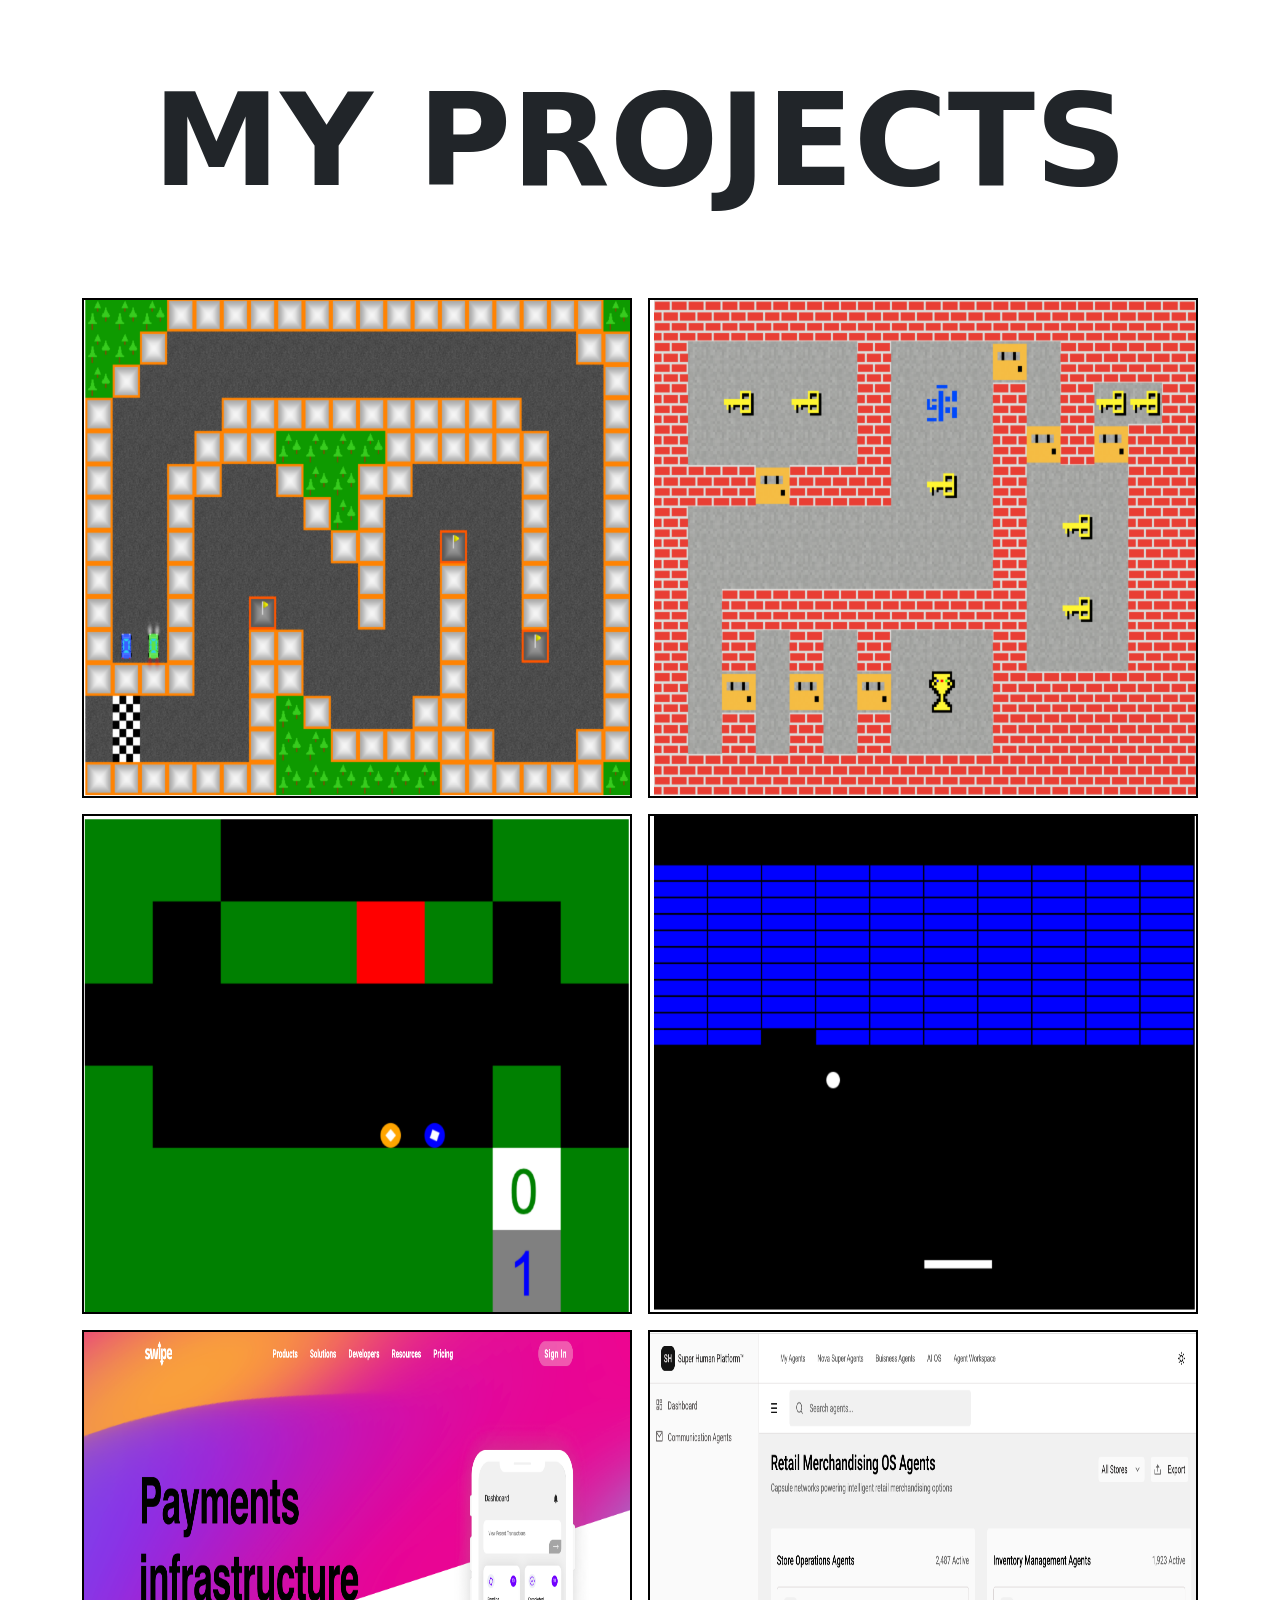
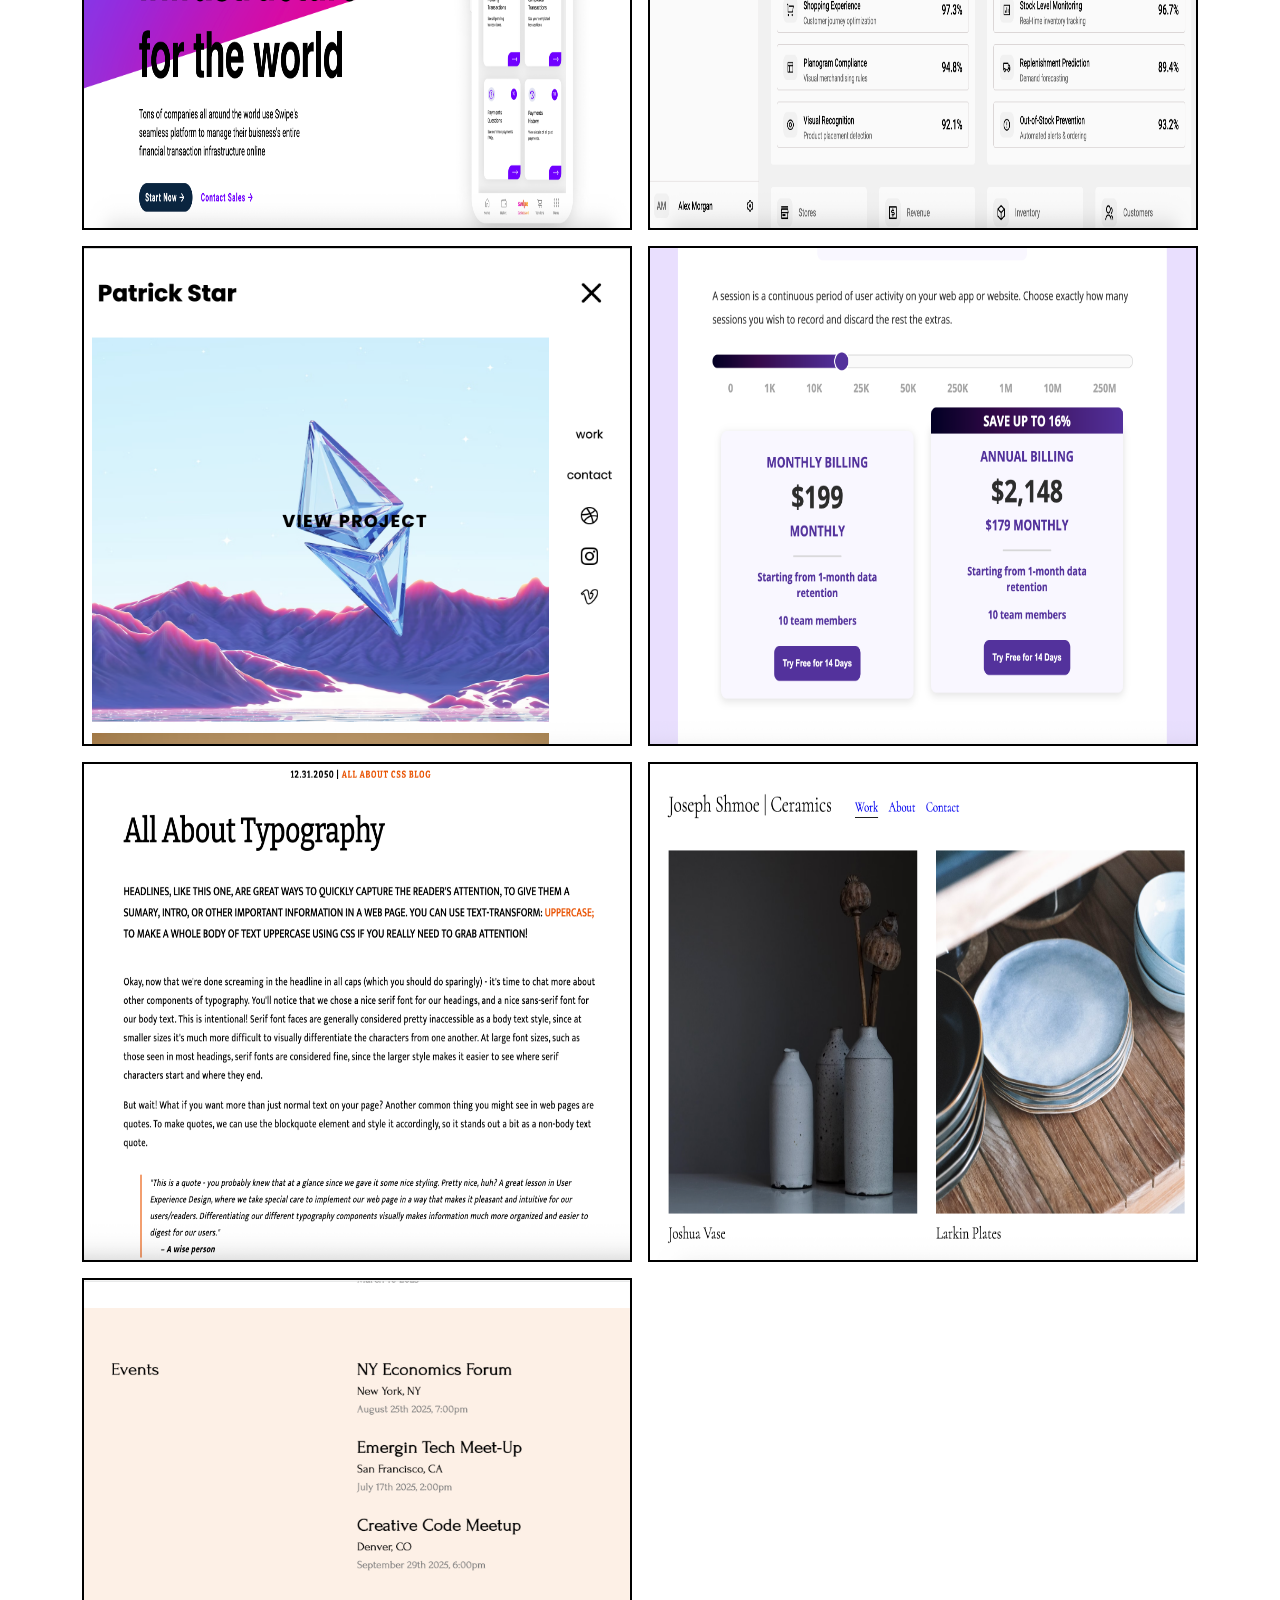
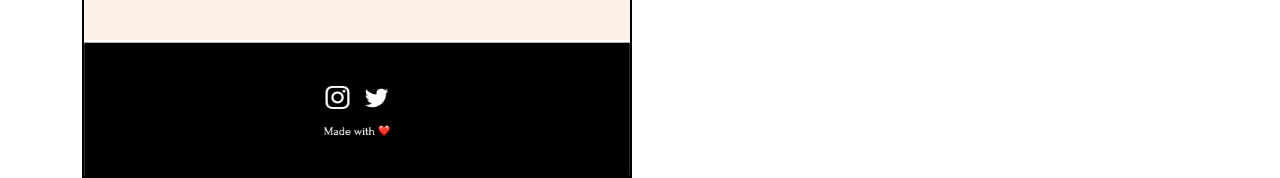
<file: index.html>
<!DOCTYPE html>
<html lang="en">
<head>
    <meta charset="UTF-8">
    <meta name="viewport" content="width=device-width, initial-scale=1.0">
    <title>Project Portfolio</title>
    <link rel="stylesheet" href="css/porfolio.css">
    <link href="https://cdn.jsdelivr.net/npm/bootstrap@5.3.3/dist/css/bootstrap.min.css" rel="stylesheet">
    <script src="https://cdn.jsdelivr.net/npm/bootstrap@5.3.3/dist/js/bootstrap.bundle.min.js"></script>
    <script src="js/portfolio.js"></script>
    <link rel="icon" type="image/x-icon" href="img/portfolio/favicon_a.png">
</head>
<body>
    <div class="container">
        <h1 class="title text-center">MY PROJECTS</h1>
        <div class=" folder mt-3">
            <a href="racing_game.html" target="_blank">    
                <div class="project">
                    <img id="racing_game_img" src="img/portfolio/racing_game.png" alt="">
                    <div class="project-name">
                        <div class="project-header">RACING GAME</div>
                    </div>
                </div>
            </a>
            <a href="adventure_game.html" target="_blank">    
                <div class="project">
                    <img id="adventure_game_img" src="img/portfolio/adventure_game.png" alt="">
                    <div class="project-name">
                        <div class="project-header">ADVENTURE GAME</div>
                    </div>
                </div>
            </a>
            <a href="scrolling_camera.html" target="_blank">    
                <div class="project">
                    <img id="red_ball_img" src="img/portfolio/red_ball.png" alt="">
                    <div class="project-name">
                        <div class="project-header">BALL GAME</div>
                    </div>
                </div>
            </a>
            <a href="paddle_intro.html" target="_blank">    
                <div class="project">
                    <img id="paddle_game_img" src="img/portfolio/paddle_game.png" alt="">
                    <div class="project-name">
                        <div class="project-header">PONG GAME</div>
                    </div>
                </div>
            </a>
            <a href="swipe_project.html" target="_blank">    
                <div class="project">
                    <img id="project_1" src="" alt="">
                    <div class="project-name">
                        <div class="project-header">SWIPE PROJECT</div>
                    </div>
                </div>
            </a>
            <a href="dashboard_grey.html" target="_blank">
                <div class="project">
                    <img id="project_2" src="" alt="">
                    <div class="project-name">
                        <div class="project-header">Super Human Platform</div>
                    </div>
                </div>
            </a>

            <a href="grid_project.html" target="_blank">
                <div class="project">
                    <img id="project_3" src="" alt="">
                    <div class="project-name">
                        <div class="project-header">GRID PROJECT</div>
                    </div>
                </div>
            </a>
            <a href="cost_estimator.html" target="_blank">
                <div class="project">
                    <img id="project_4" src="" alt="">
                    <div class="project-name">
                        <div class="project-header">COST ESTIMATOR PROJECT</div>
                    </div>
                </div>
            </a>
            <a href="typography_blog.html" target="_blank">
                <div class="project">
                    <img id="project_5" src="" alt="">
                    <div class="project-name">
                        <div class="project-header">TYPOGRAPHY BLOG PROJECT</div>
                    </div>
                </div>
            </a>
            <a href="pottery_project.html" target="_blank">
                <div class="project">
                    <img id="project_6" src="" alt="">
                    <div class="project-name">
                        <div class="project-header">POTTERY PROJECT</div>
                    </div>
                </div>
            </a>
            <a href="hazel_cv.html" target="_blank">
                <div class="project">
                    <img id="project_7" src="" alt="">
                    <div class="project-name">
                        <div class="project-header">HAZEL CV PROJECT</div>
                    </div>
                </div>
            </a>
        </div>
    </div>
</body>
</html>
</file>
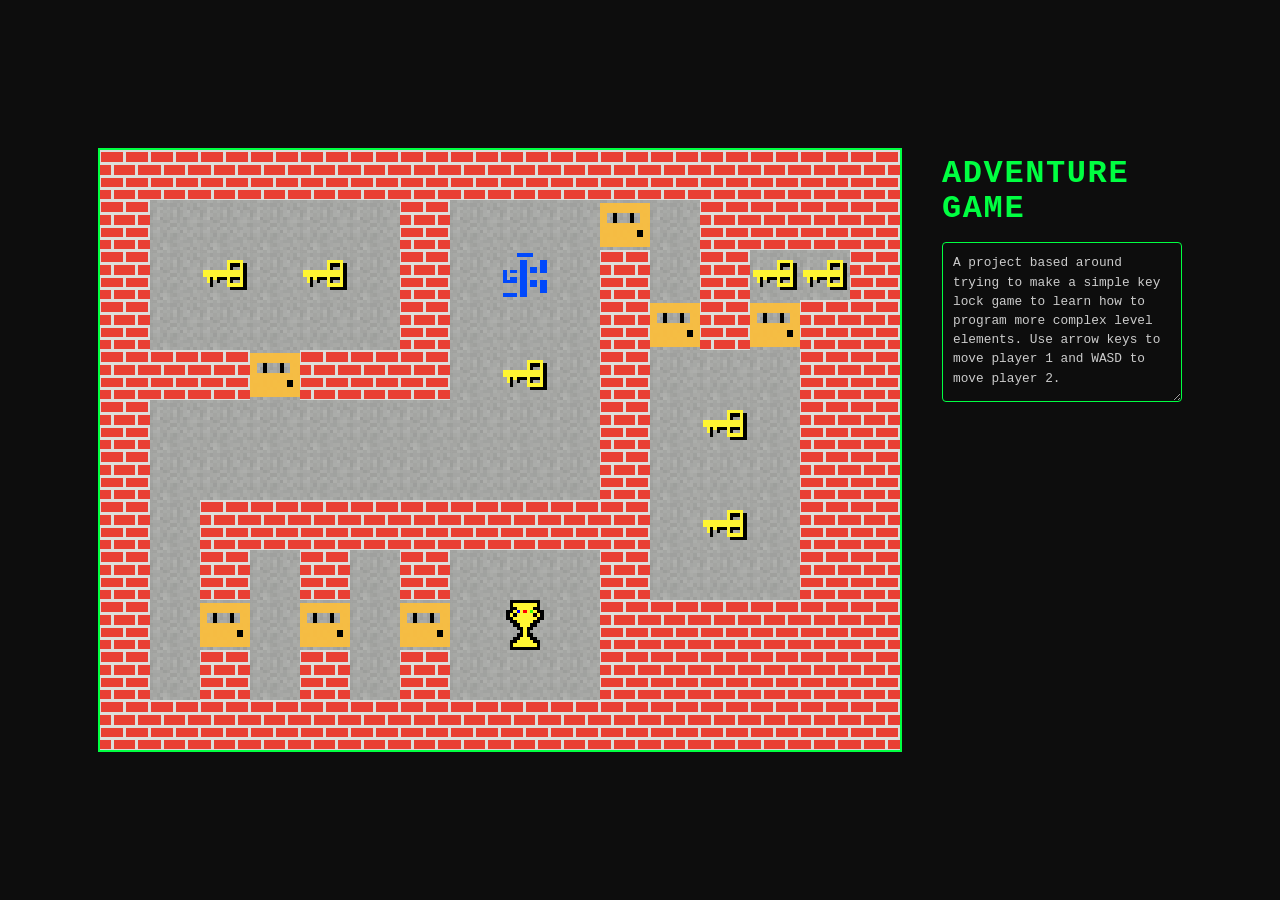
<file: adventure_game.html>
<!DOCTYPE html>
    <html lang="en">
    <head>
        <meta charset="UTF-8">
        <meta name="viewport" content="width=device-width, initial-scale=1.0">
        <title>ADVENTURE GAME</title>
        <script src="js/adventure_game_js/warrior.js"></script>
        <script src="js/adventure_game_js/adventure_game_main.js"></script>
        <script src="js/adventure_game_js/warrior_input.js"></script>
        <script src="js/adventure_game_js/graphics_stuff.js"></script>
        <script src="js/adventure_game_js/img_loading.js"></script>
        <script src="js/adventure_game_js/level.js"></script>
        <style>
            * {
                box-sizing: border-box;
                margin: 0;
                padding: 0;
            }
    
            body {
                background: #0d0d0d ;
                display: flex;
                align-items: center;
                justify-content: center;
                min-height: 100vh;
                font-family: 'Courier New', monospace;
            }
    
            .layout {
                display: flex;
                align-items: flex-start;
                gap: 40px;
            }
    
            #game-canvas {
                display: block;
                border: 2px solid #00ff41;
            }
    
            .project-info {
                width: 240px;
                padding-top: 8px;
            }
    
            .project-header {
                font-size: 2rem;
                font-weight: bold;
                color: #00ff41;
                letter-spacing: 0.05em;
                text-transform: uppercase;
                margin-bottom: 16px;
                line-height: 1.1;
            }
    
            .project-description {
                width: 100%;
                min-height: 160px;
                background: transparent;
                border: 1px solid #00ff41;
                border-radius: 4px;
                color: #ccc;
                font-family: 'Courier New', monospace;
                font-size: 0.8rem;
                padding: 10px;
                resize: vertical;
                line-height: 1.5;
            }
    
            .project-description::placeholder {
                color: #555;
            }
    
            .project-description:focus {
                outline: none;
                border-color: #e94560;
            }
        </style>
    </head>
    <body>
        <div class="layout">
            <canvas id="game-canvas" width="800" height="600"></canvas>
    
            <div class="project-info">
                <div class="project-header">Adventure Game</div>
                <textarea
                    class="project-description"
                    placeholder="Description:"
                >A project based around trying to make a simple key lock game to learn how to program more complex level elements. Use arrow keys to move player 1 and WASD to move player 2.</textarea>
            </div>
        </div>
    </body>
    </html>
</file>
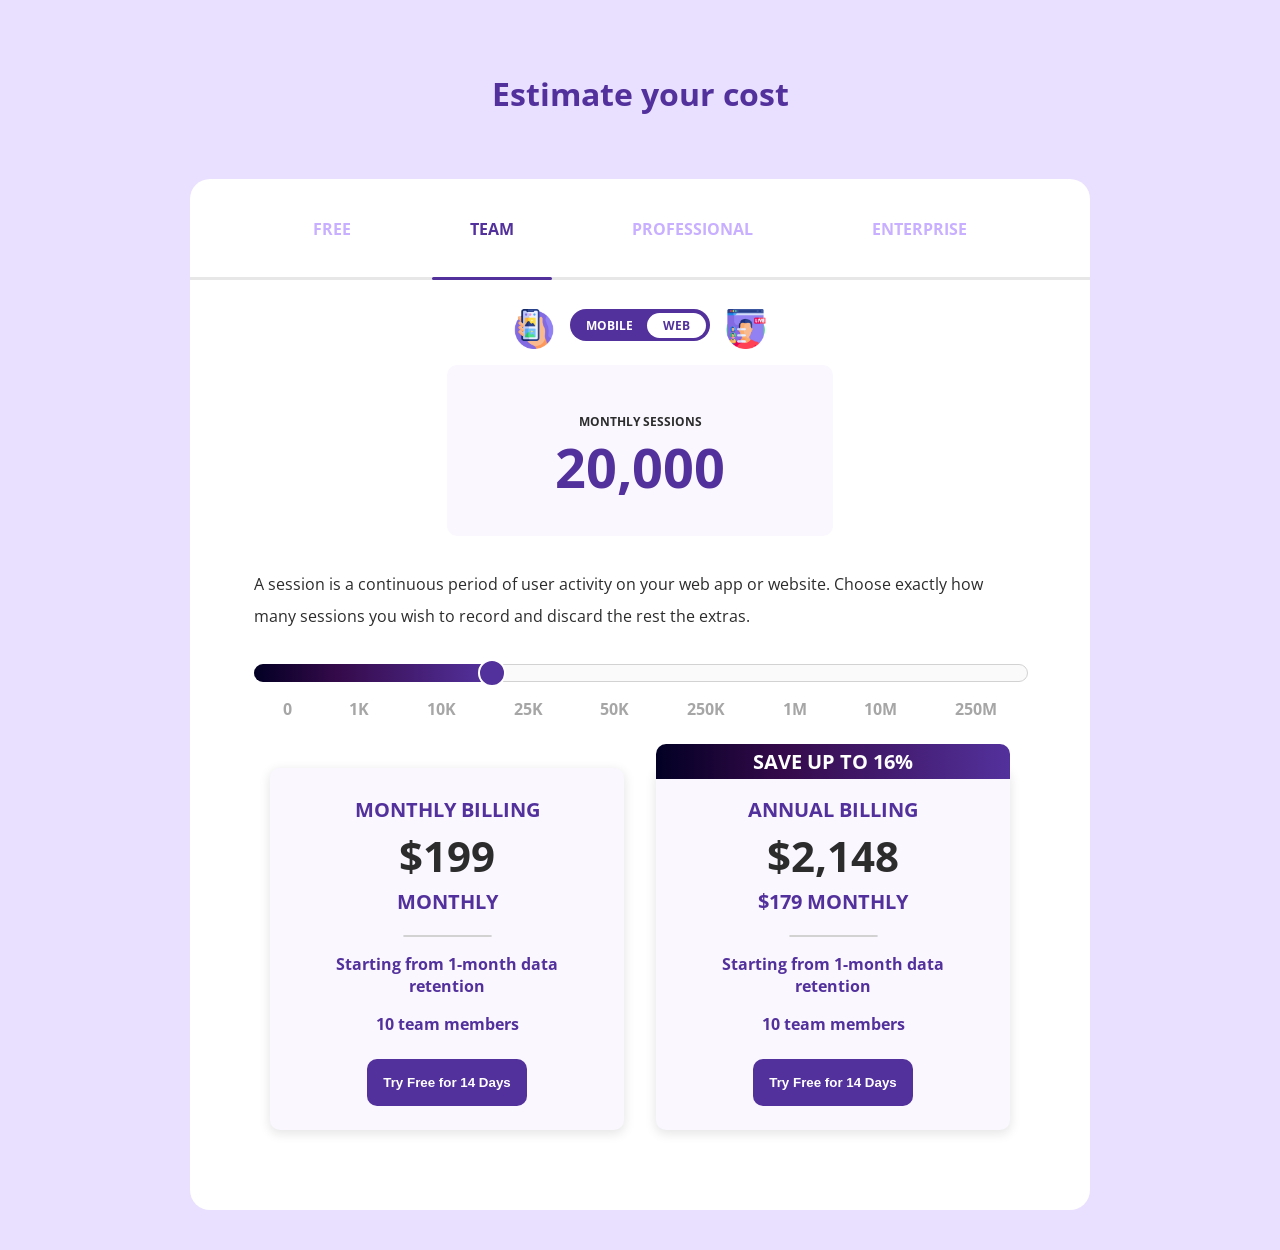
<file: cost_estimator.html>
<!DOCTYPE html>
<html lang="en">
<head>
    <meta charset="UTF-8">
    <meta name="viewport" content="width=device-width, initial-scale=1.0">
    <title>Cost Estimator</title>
    <link rel="stylesheet" href="css/cost_estimator.css">
    <link rel="preconnect" href="https://fonts.googleapis.com">
    <link rel="preconnect" href="https://fonts.gstatic.com" crossorigin>
    <link href="https://fonts.googleapis.com/css2?family=Open+Sans:ital,wght@0,300..800;1,300..800&display=swap" rel="stylesheet">
</head>
<body>
    <h1>Estimate your cost</h1>
    <div class="container">
        <div class="tabs">
            <div>FREE</div>
            <div class="active">TEAM</div>
            <div>PROFESSIONAL</div>
            <div>ENTERPRISE</div>
        </div>
        <div class="line"></div>
        <div class="toggle_stuff">
            <img src="img/cost_estimator/icon1.png" alt="">
            <div class="toggle">
                <span class="mobile">MOBILE</span>
                <span class="web">WEB</span>
            </div>
            <img src="img/cost_estimator/icon2.png" alt="">
        </div>
        <div class="sessions_card">
            <p>Monthly Sessions</p>
            <p class="number">20,000</p>
        </div>
        <p class="description">A session is a continuous period of user activity on your web app or website. Choose exactly how many sessions you wish to record and discard the rest the extras.</p>
        <div class="slider">
            <div class="bar">
                <div class="progress"></div>
                <div class="point"></div>
            </div>
            <div class="scale">
                <ul>
                    <li>0</li>
                    <li>1K</li>
                    <li>10K</li>
                    <li>25K</li>
                    <li>50K</li>
                    <li>250K</li>
                    <li>1M</li>
                    <li>10M</li>
                    <li>250M</li>
                </ul>
            </div>
        </div>
        <div class="cards-container">
            <div class="card">
                <div class="top-section">
                    <p>Monthly Billing</p>
                    <p class="price">$199</p>
                    <p>Monthly</p>
                </div>
                <hr>
                <p>Starting from 1-month data retention</p>
                <p>10 team members</p>
                <button>Try Free for 14 Days</button>
            </div>
            <div class="card">
                <div class="top-section">
                    <div class="save-header">
                        <p>Save up to 16%</p>
                    </div>
                    <p>Annual Billing</p>
                    <p class="price">$2,148</p>
                    <p>$179 Monthly</p>
                </div>
                <hr>
                <p>Starting from 1-month data retention</p>
                <p>10 team members</p>
                <button>Try Free for 14 Days</button>
            </div>
        </div>
    </div>
</body>
</html>
</file>
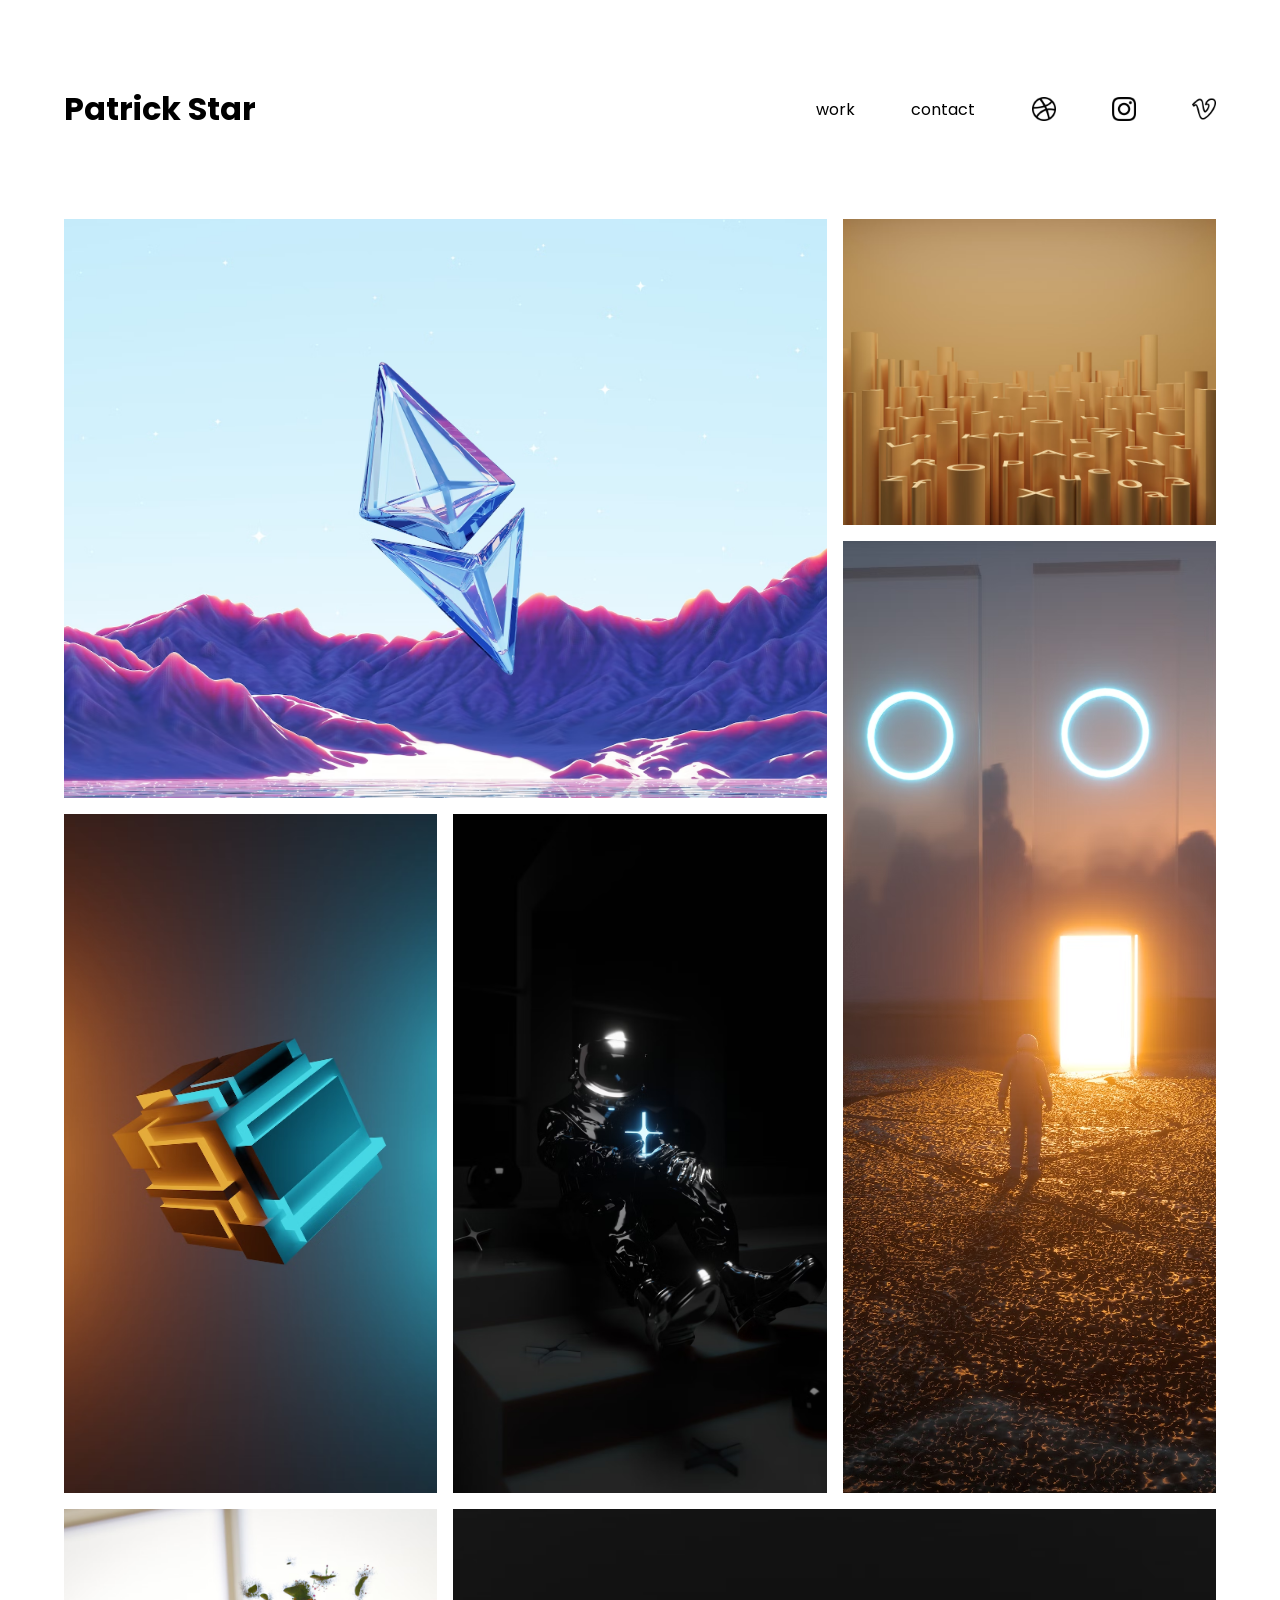
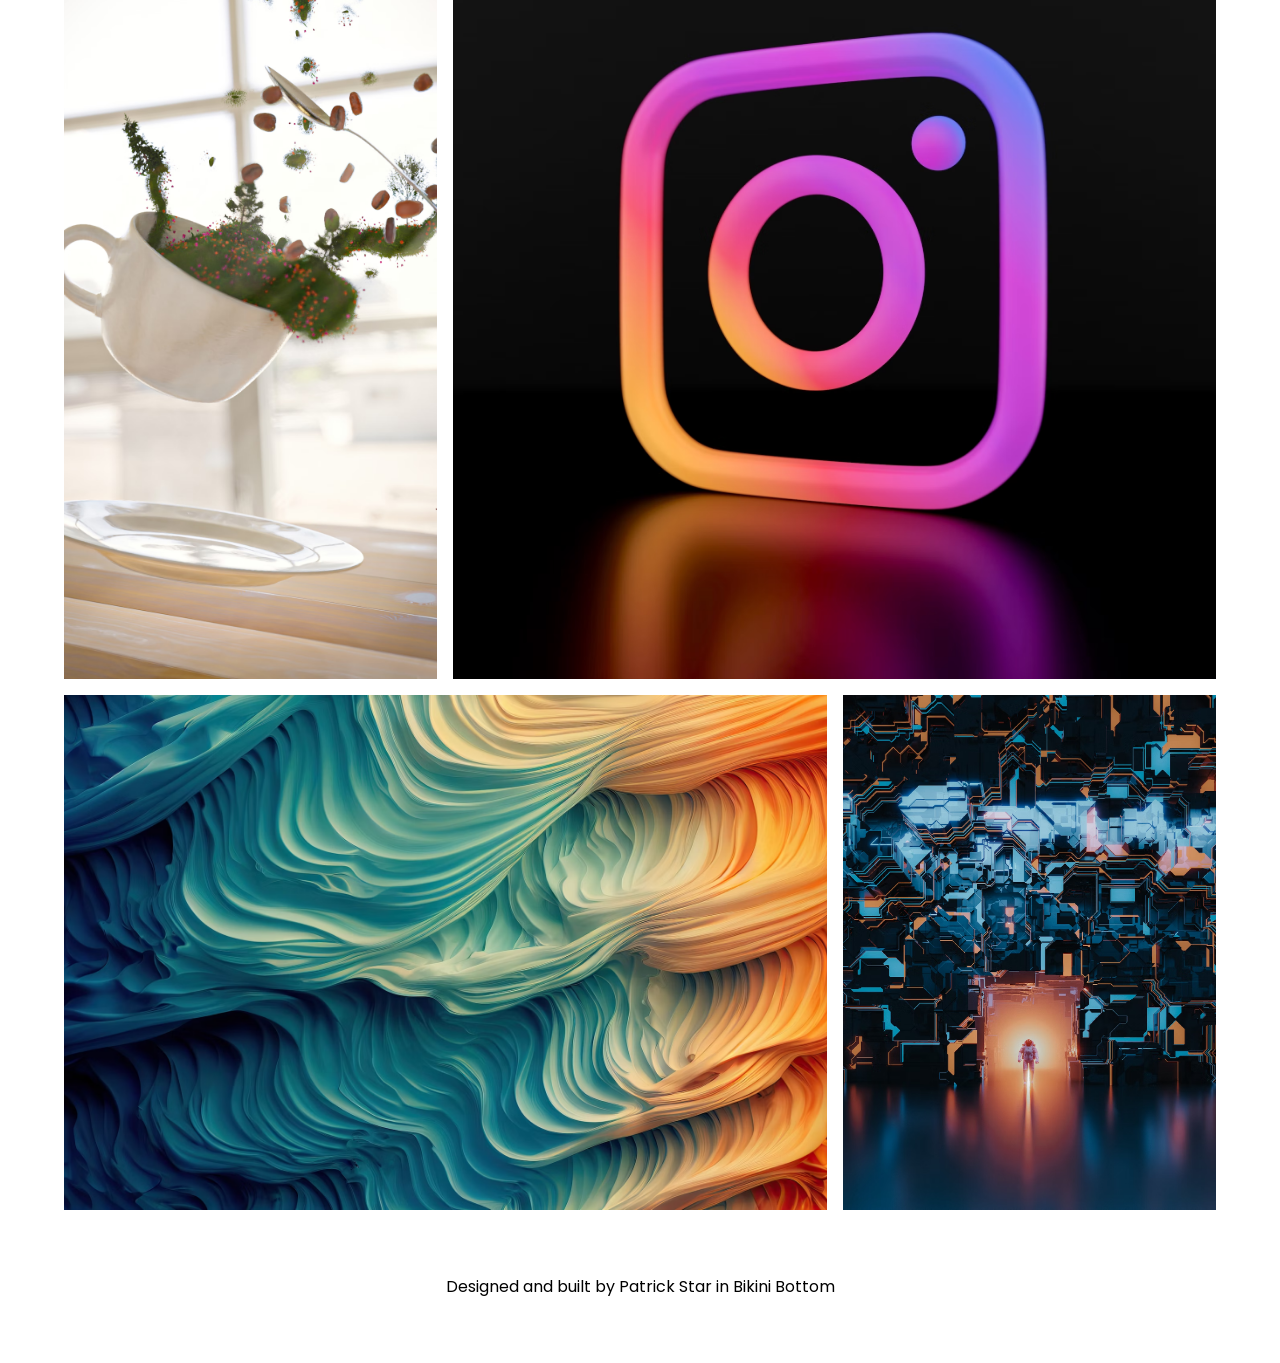
<file: grid_project.html>
<!DOCTYPE html>
<html lang="en">
<head>
    <meta charset="UTF-8">
    <meta name="viewport" content="width=device-width, initial-scale=1.0">

    <meta http-equiv="Cache-Control" content="no-cache, no-store, must-revalidate">
    <meta http-equiv="Pragma" content="no-cache">
    <!-- Possibley prevents browser from using cached version of files and instead new updated files?-->
    <!-- Could be laggy (1s) when loading very large files or lots of traffic.-->

    <title>Portfolio Site</title>
    <link rel="stylesheet" href="css/grid_project.css">
    <link rel="preconnect" href="https://fonts.googleapis.com">
    <link rel="preconnect" href="https://fonts.gstatic.com" crossorigin>
    <link href="https://fonts.googleapis.com/css2?family=Poppins:ital,wght@0,100;0,200;0,300;0,400;0,500;0,600;0,700;0,800;0,900;1,100;1,200;1,300;1,400;1,500;1,600;1,700;1,800;1,900&display=swap" rel="stylesheet">
</head>
<body>
    <div class="container">
        <header class="navbar">
            <div class="left">
                <h1>Patrick Star</h1>
            </div>
            <div class="right">
                <a href="">work</a>
                <a href="">contact</a>
                <img src="img/grid_project/dribble_icon.png" alt="">
                <img src="img/grid_project/insta_icon.png" alt="">
                <img src="img/grid_project/v_icon.png" alt="">
            </div>
            <div class="hamburger">
                <div class="bar1"></div>
                <div class="bar2"></div>
                <div class="bar3"></div>
            </div>
        </header>
        <nav class="mobile_nav">
            <a href="">work</a>
            <a href="">contact</a>
            <img src="img/grid_project/dribble_icon.png" alt="">
            <img src="img/grid_project/insta_icon.png" alt="">
            <img src="img/grid_project/v_icon.png" alt=""> 
        </nav>
        <div class="project_grid">
            <div class="project" id="eth">
                <img src="img/grid_project/eth.avif" alt="">
                <p class="overlay">VIEW PROJECT</p>
            </div>
            <div class="project" id="alphabet">
                <img src="img/grid_project/alphabet.avif" alt="">
                <p class="overlay">VIEW PROJECT</p>
            </div>
            <div class="project" id="traveler">
                <img src="img/grid_project/traveler.avif" alt="">
                <p class="overlay">VIEW PROJECT</p>
            </div>
            <div class="project" id="cube">
                <img src="img/grid_project/cube.avif" alt="">
                <p class="overlay">VIEW PROJECT</p>
            </div>
            <div class="project" id="astro">
                <img src="img/grid_project/astro.avif" alt="">
                <p class="overlay white">VIEW PROJECT</p>
            </div>
            <div class="project" id="cup">
                <img src="img/grid_project/cup.avif" alt="">
                <p class="overlay">VIEW PROJECT</p>
            </div>
            <div class="project" id="insta">
                <img src="img/grid_project/insta.avif" alt="">
                <p class="overlay white">VIEW PROJECT</p>
            </div>
            <div class="project" id="foam">
                <img src="img/grid_project/foam.png" alt="">
                <p class="overlay">VIEW PROJECT</p>
            </div>
            <div class="project" id="dimensional">
                <img src="img/grid_project/dimensional.avif" alt="">
                <p class="overlay white">VIEW PROJECT</p>
            </div>
        </div>
        <footer> Designed and built by Patrick Star in Bikini Bottom</footer>
    </div>

    <script src="js/grid_project.js"></script>
    <!-- How to add javascript files to HTML.-->
</body>
</html>
</file>
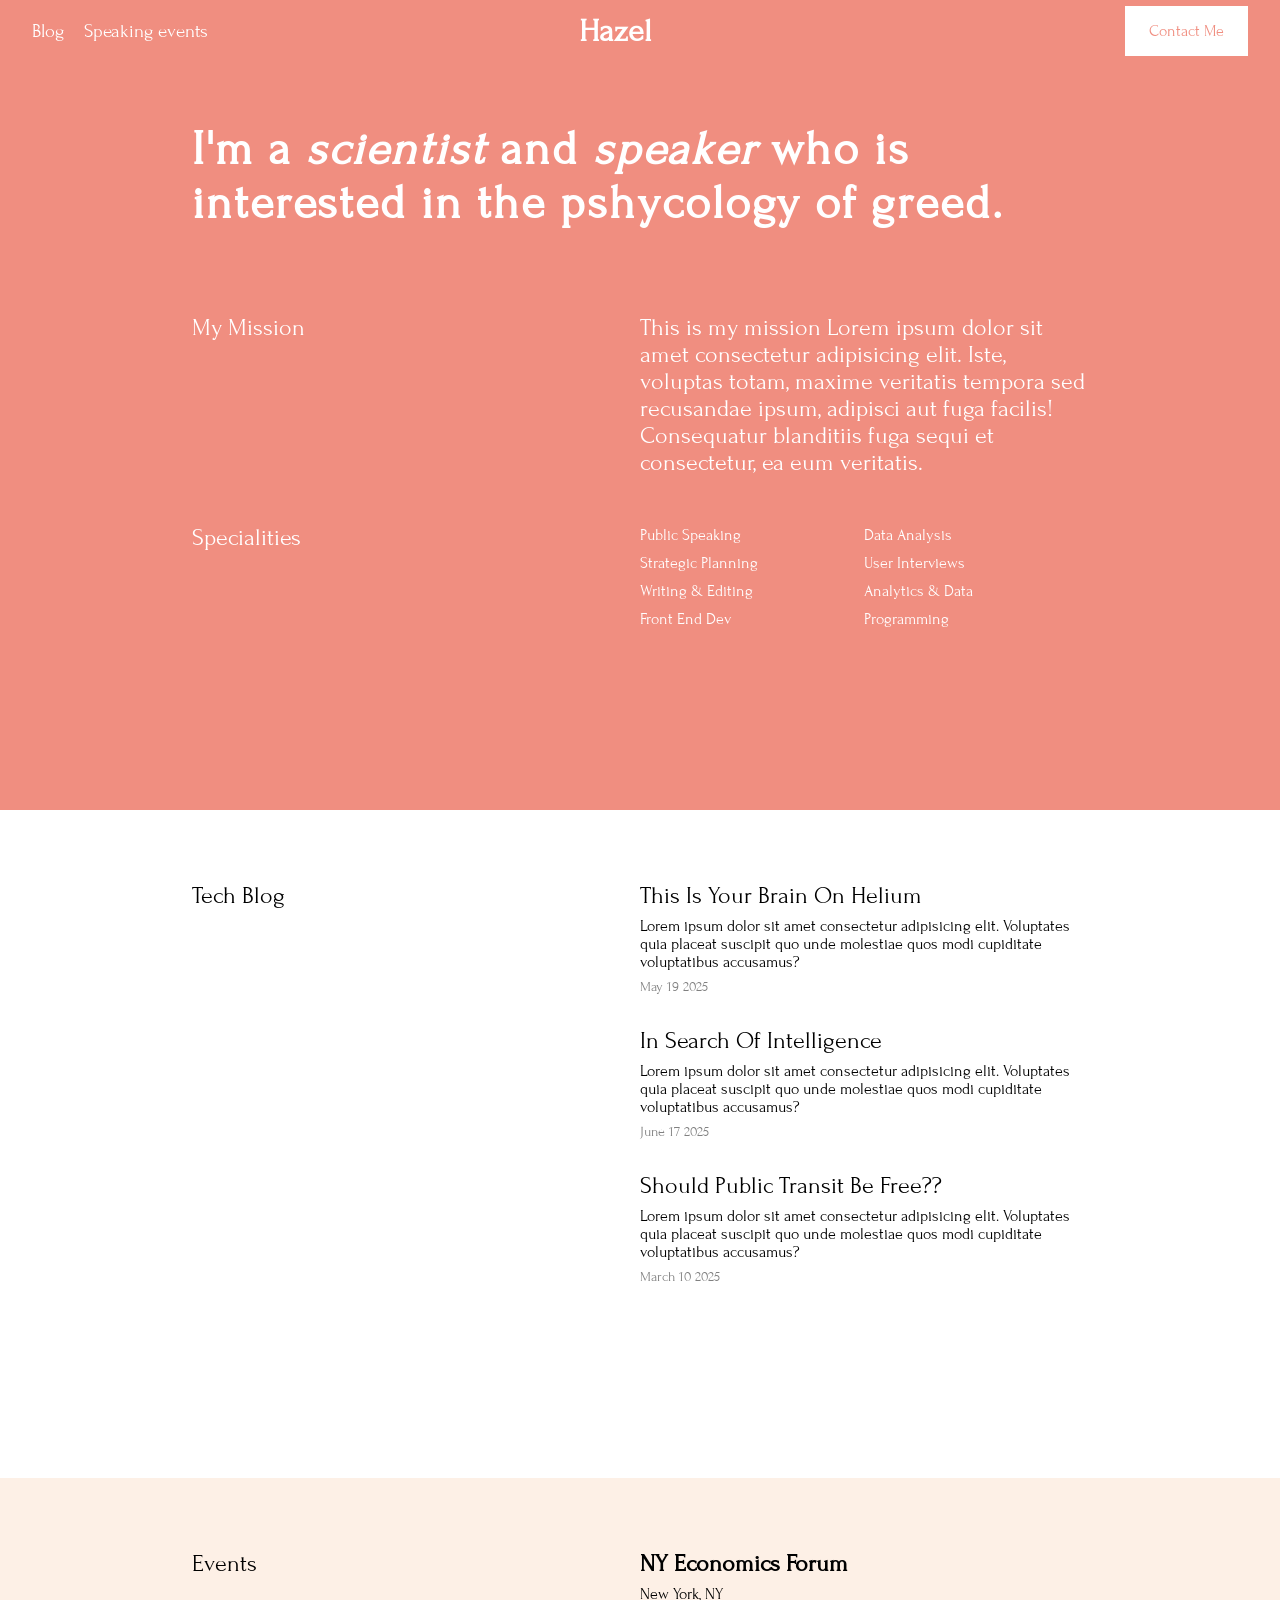
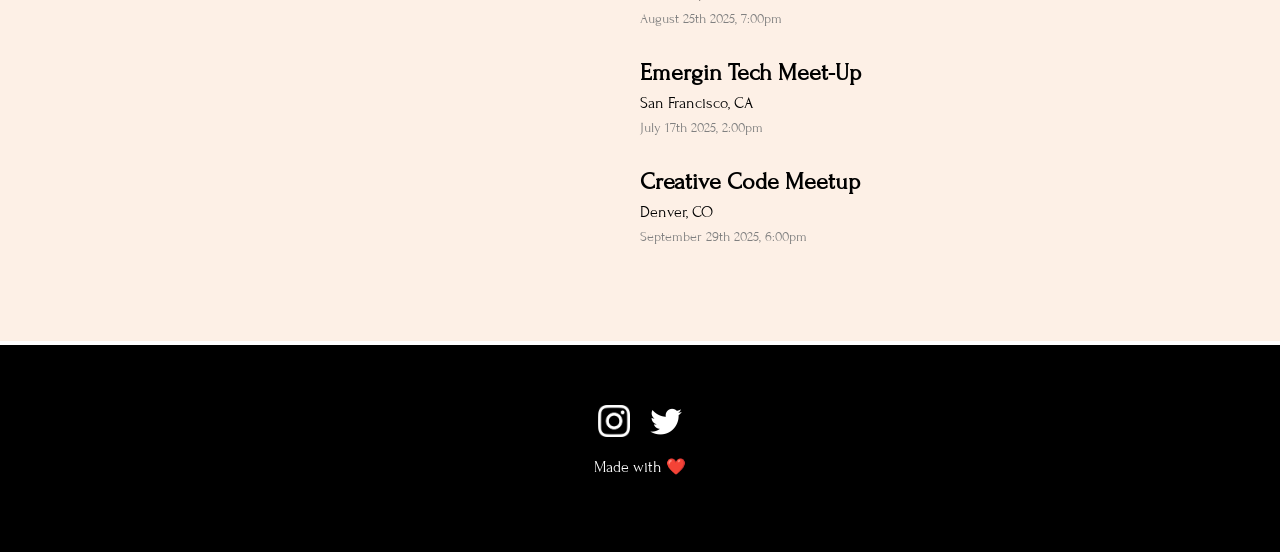
<file: hazel_cv.html>
<!DOCTYPE html>
<html lang="en">
<head>
    <meta charset="UTF-8">
    <meta name="viewport" content="width=device-width, initial-scale=1.0">
    <title>Hazel | CV</title>
    <link rel="stylesheet" href="css/hazel_cv_project.css">
    <link rel="preconnect" href="https://fonts.googleapis.com">
    <link rel="preconnect" href="https://fonts.gstatic.com" crossorigin>
    <link href="https://fonts.googleapis.com/css2?family=Forum&display=swap" rel="stylesheet">
</head>
<body>
    <section class="hero">
        <header class="nav_bar">
            <nav class="links">
                <a href="">Blog</a>
                <a href="">Speaking events</a> 
            </nav>
            <p>Hazel</p>
            <a class="contact" href="">Contact Me</a>
        </header>
        <div class="hero_content">
            <h1 class="tagline">I'm a <em>scientist</em> and <em>speaker</em> who is interested in 
            the pshycology of greed.</h1>
            <div class="two-column-section">
                <p class="section-heading">My Mission</p>
                <p>This is my mission Lorem ipsum dolor sit amet consectetur adipisicing elit. 
                Iste, voluptas totam, maxime veritatis tempora sed recusandae ipsum, adipisci 
                aut fuga facilis! Consequatur blanditiis fuga sequi et consectetur, ea eum 
                veritatis.</p>
                <p class="section-heading">Specialities</p>
                <ul>
                    <li>Public Speaking</li>
                    <li>Strategic Planning</li>
                    <li>Writing & Editing</li>
                    <li>Front End Dev</li>
                </ul>
                <ul>
                    <li>Data Analysis</li>
                    <li>User Interviews</li>
                    <li>Analytics & Data</li>
                    <li>Programming</li>
                </ul>
            </div>
        </div>
    </section>
    <section class="blog_section">
        <div class="blog_content">
            <div class="new-two-column-section">
                <p class="blog-title">Tech Blog</p>
            </div>
            <div class="new-two-column-section">
                <div class="cards">
                    <p class="blog-heading">This Is Your Brain On Helium</p>
                    <p class="blog-text">Lorem ipsum dolor sit amet consectetur adipisicing elit. Voluptates quia 
                        placeat suscipit quo unde molestiae quos modi cupiditate voluptatibus 
                        accusamus?</p>
                    <p class="blog-date">May 19 2025</p>
                </div>
                <div class="cards">
                    <p class="blog-heading">In Search Of Intelligence</p>
                    <p class="blog-text">Lorem ipsum dolor sit amet consectetur adipisicing elit. Voluptates quia 
                        placeat suscipit quo unde molestiae quos modi cupiditate voluptatibus 
                        accusamus?</p>
                    <p class="blog-date">June 17 2025</p>
                </div>
                <div class="cards">
                    <p class="blog-heading">Should Public Transit Be Free??<p>
                    <p class="blog-text">Lorem ipsum dolor sit amet consectetur adipisicing elit. Voluptates quia 
                        placeat suscipit quo unde molestiae quos modi cupiditate voluptatibus 
                        accusamus?</p>
                    <p class="blog-date">March 10 2025</p>
                </div>
            </div>
        </div>
    </section>
    <section class="events_section">
        <div class="events_content">
            <div class="new-two-column-section">
                <p class="events-title">Events</p>
            </div>
            <div class="new-two-column-section">
                <div class="cards">
                    <p class="event-heading">NY Economics Forum</p>
                    <p class="event-location">New York, NY</p>
                    <p class="event-date">August 25th 2025, 7:00pm</p>
                </div>
                <div class="cards">
                    <p class="event-heading">Emergin Tech Meet-Up</p>
                    <p class="event-location">San Francisco, CA</p>
                    <p class="event-date">July 17th 2025, 2:00pm</p>
                </div>
                <div class="cards">
                    <p class="event-heading">Creative Code Meetup</p>
                    <p class="event-location">Denver, CO</p>
                    <p class="event-date">September 29th 2025, 6:00pm</p>
                </div>
            </div>
        </div>
    </section>
    <footer>
        <div class="footer-content">
            <img src="img/hazel_cv/instagram.png" alt="">
            <img src="img/hazel_cv/twitter.png" alt="">
            <p>Made with ❤️</p>
        </div>
    </footer>
</body>
</html>
</file>
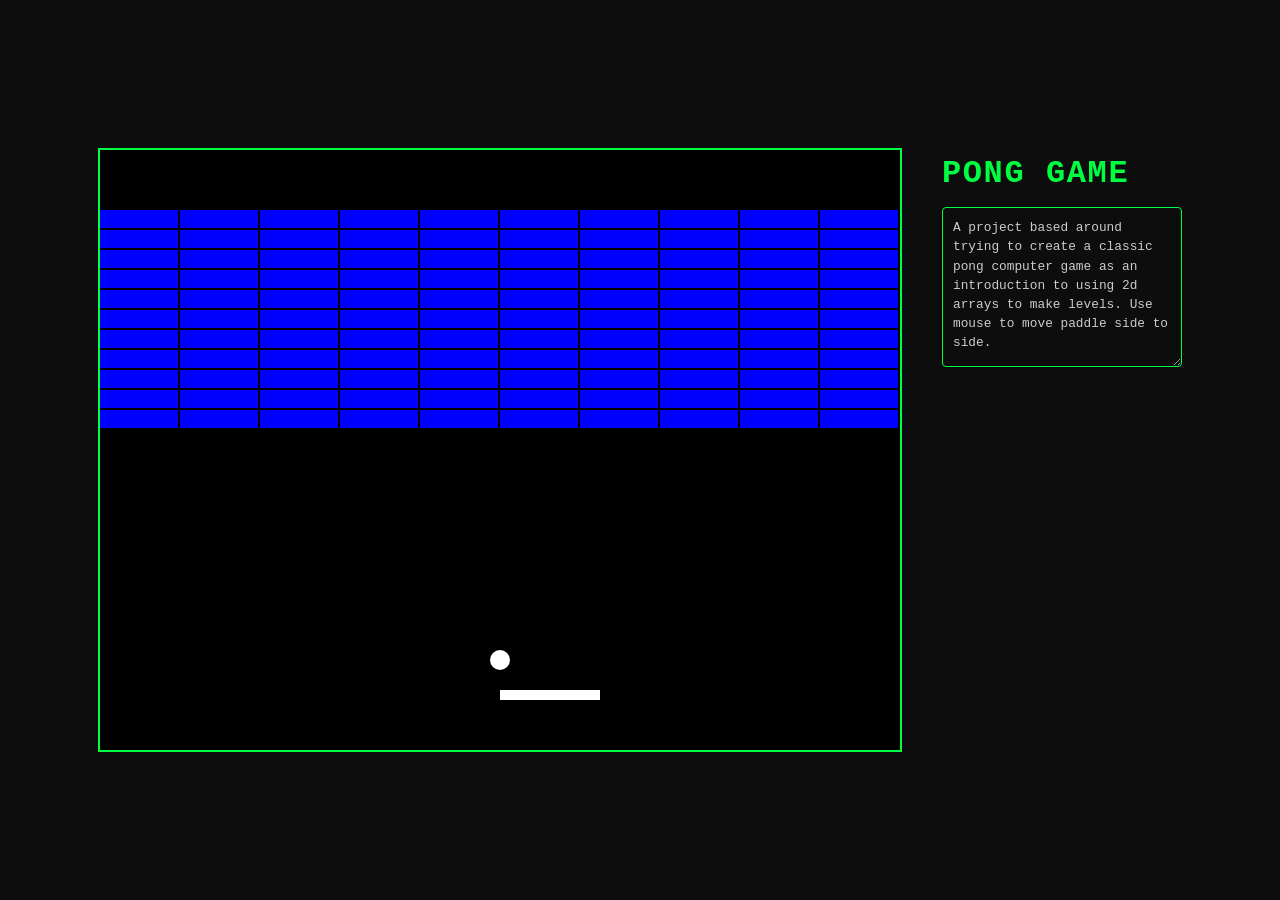
<file: paddle_intro.html>
<!DOCTYPE html>
<html lang="en">
<head>
    <meta charset="UTF-8">
    <meta name="viewport" content="width=device-width, initial-scale=1.0">
    <title>PONG GAME</title>
    <script src="js/paddle_intro_js/paddle_intro.js"></script>
    <style>
        * {
            box-sizing: border-box;
            margin: 0;
            padding: 0;
        }

        body {
            background: #0d0d0d ;
            display: flex;
            align-items: center;
            justify-content: center;
            min-height: 100vh;
            font-family: 'Courier New', monospace;
        }

        .layout {
            display: flex;
            align-items: flex-start;
            gap: 40px;
        }

        #game-canvas {
            display: block;
            border: 2px solid #00ff41;
        }

        .project-info {
            width: 240px;
            padding-top: 8px;
        }

        .project-header {
            font-size: 2rem;
            font-weight: bold;
            color: #00ff41;
            letter-spacing: 0.05em;
            text-transform: uppercase;
            margin-bottom: 16px;
            line-height: 1.1;
        }

        .project-description {
            width: 100%;
            min-height: 160px;
            background: transparent;
            border: 1px solid #00ff41;
            border-radius: 4px;
            color: #ccc;
            font-family: 'Courier New', monospace;
            font-size: 0.8rem;
            padding: 10px;
            resize: vertical;
            line-height: 1.5;
        }

        .project-description::placeholder {
            color: #555;
        }

        .project-description:focus {
            outline: none;
            border-color: #e94560;
        }
    </style>
</head>
<body>
    <div class="layout">
        <canvas id="game-canvas" width="800" height="600"></canvas>

        <div class="project-info">
            <div class="project-header">Pong Game</div>
            <textarea
                class="project-description"
                placeholder="Description:"
            >A project based around trying to create a classic pong computer game as an introduction to using 2d arrays to make levels. Use mouse to move paddle side to side.</textarea>
        </div>
    </div>
</body>
</html>
</file>
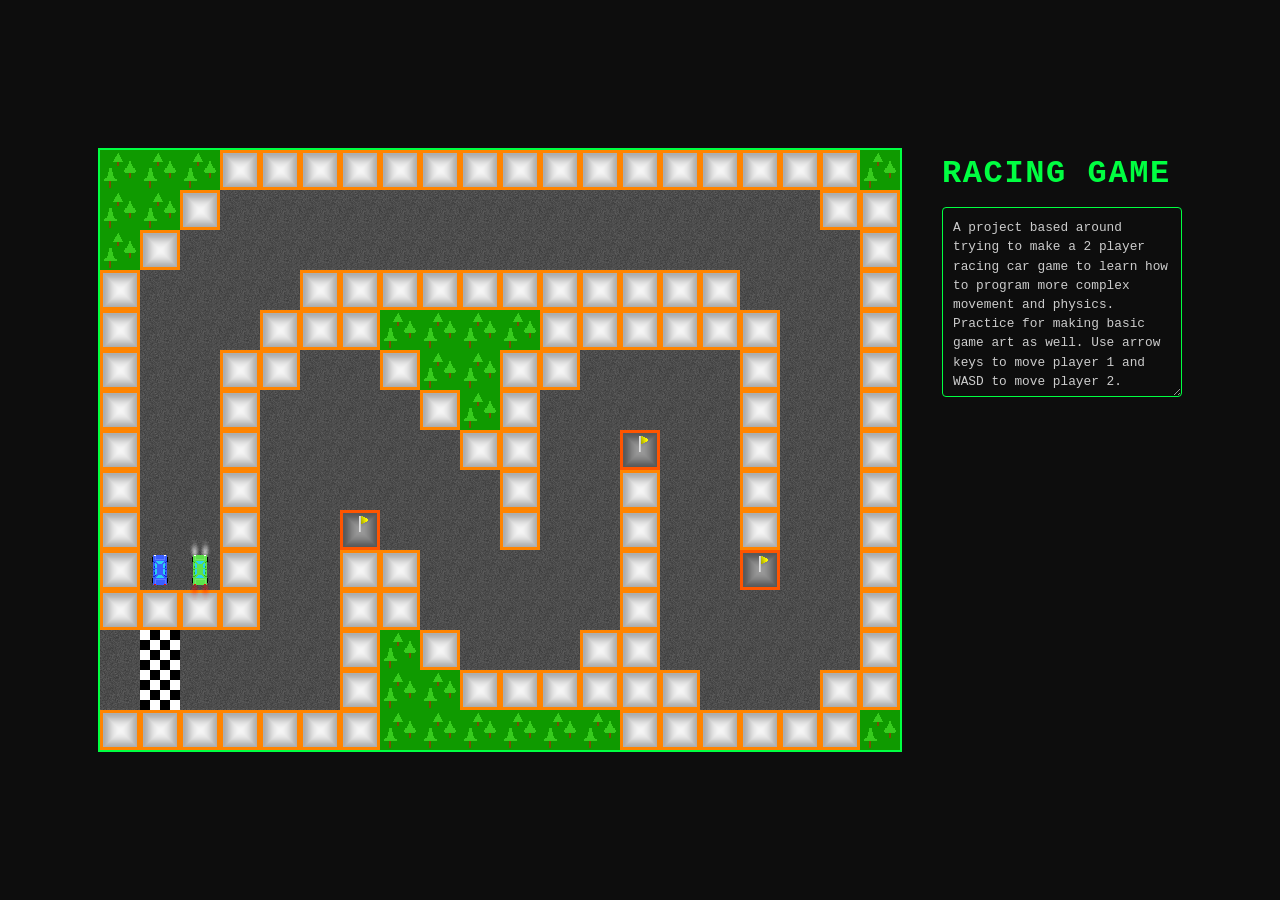
<file: racing_game.html>
<!DOCTYPE html>
<html lang="en">
<head>
    <meta charset="UTF-8">
    <meta name="viewport" content="width=device-width, initial-scale=1.0">
    <title>RACING GAME</title>
    <script src="js/racing_game_js/graphics_common.js"></script>
    <script src="js/racing_game_js/car.js"></script>
    <script src="js/racing_game_js/track.js"></script>
    <script src="js/racing_game_js/input.js"></script>
    <script src="js/racing_game_js/racing_game_main.js"></script>
    <script src="js/racing_game_js/image_loading.js"></script>
    <style>
        * {
            box-sizing: border-box;
            margin: 0;
            padding: 0;
        }

        body {
            background: #0d0d0d ;
            display: flex;
            align-items: center;
            justify-content: center;
            min-height: 100vh;
            font-family: 'Courier New', monospace;
        }

        .layout {
            display: flex;
            align-items: flex-start;
            gap: 40px;
        }

        #game-canvas {
            display: block;
            border: 2px solid #00ff41;
        }

        .project-info {
            width: 240px;
            padding-top: 8px;
        }

        .project-header {
            font-size: 2rem;
            font-weight: bold;
            color: #00ff41;
            letter-spacing: 0.05em;
            text-transform: uppercase;
            margin-bottom: 16px;
            line-height: 1.1;
        }

        .project-description {
            width: 100%;
            min-height: 190px;
            background: transparent;
            border: 1px solid #00ff41;
            border-radius: 4px;
            color: #ccc;
            font-family: 'Courier New', monospace;
            font-size: 0.8rem;
            padding: 10px;
            resize: vertical;
            line-height: 1.5;
        }

        .project-description::placeholder {
            color: #555;
        }

        .project-description:focus {
            outline: none;
            border-color: #e94560;
        }
    </style>
</head>
<body>
    <div class="layout">
        <canvas id="game-canvas" width="800" height="600"></canvas>

        <div class="project-info">
            <div class="project-header">Racing Game</div>
            <textarea
                class="project-description"
                placeholder="Description:"
            >A project based around trying to make a 2 player racing car game to learn how to program more complex movement and physics. Practice for making basic game art as well. Use arrow keys to move player 1 and WASD to move player 2.</textarea>
        </div>
    </div>
</body>
</html>
</file>
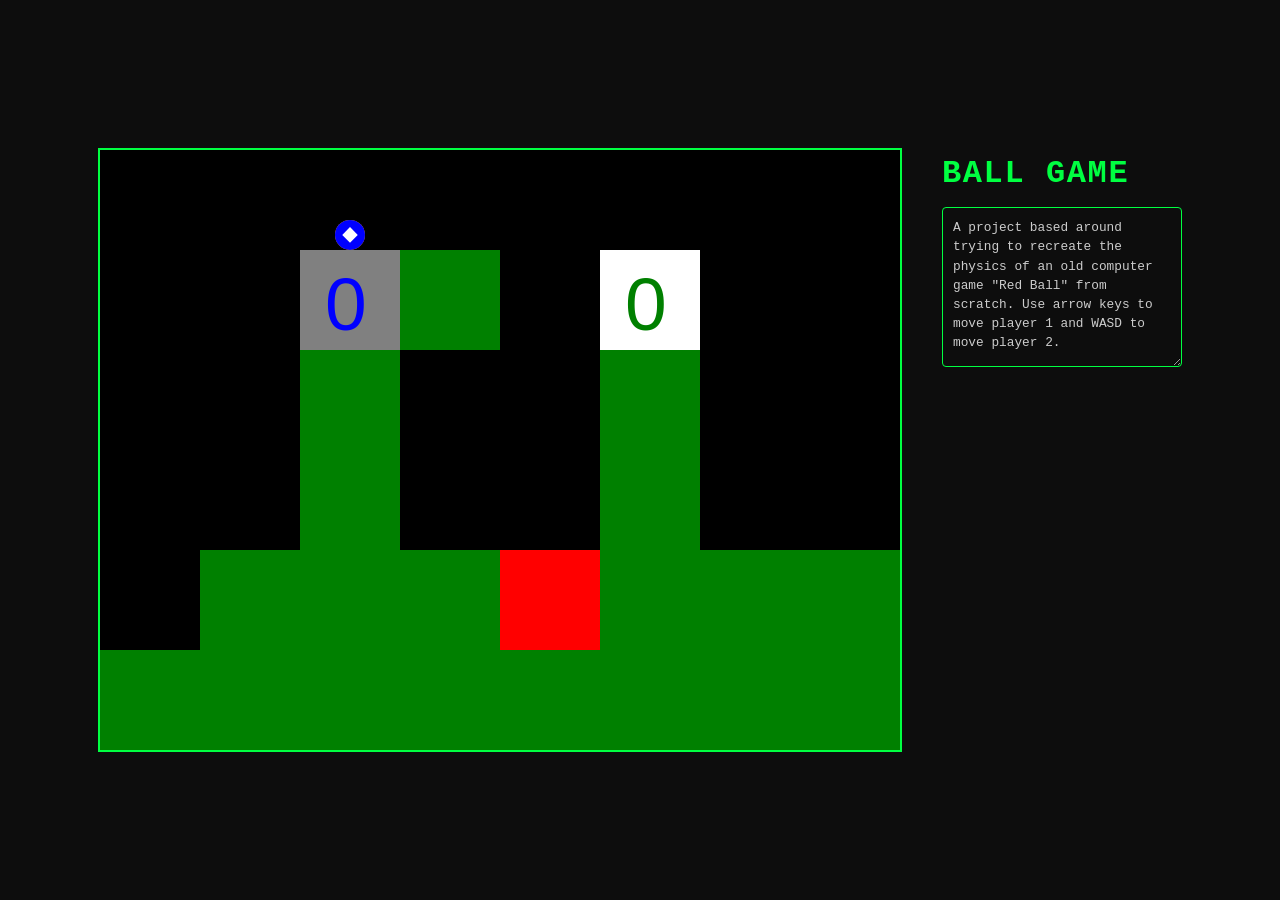
<file: scrolling_camera.html>
<!DOCTYPE html>
<html lang="en">
<head>
    <meta charset="UTF-8">
    <meta name="viewport" content="width=device-width, initial-scale=1.0">
    <title>BALL GAME</title>
    <script src="js/scrolling_camera/scrolling_camera.js"></script>
    <style>
        * {
            box-sizing: border-box;
            margin: 0;
            padding: 0;
        }

        body {
            background: #0d0d0d ;
            display: flex;
            align-items: center;
            justify-content: center;
            min-height: 100vh;
            font-family: 'Courier New', monospace;
        }

        .layout {
            display: flex;
            align-items: flex-start;
            gap: 40px;
        }

        #game-canvas {
            display: block;
            border: 2px solid #00ff41;
        }

        .project-info {
            width: 240px;
            padding-top: 8px;
        }

        .project-header {
            font-size: 2rem;
            font-weight: bold;
            color: #00ff41;
            letter-spacing: 0.05em;
            text-transform: uppercase;
            margin-bottom: 16px;
            line-height: 1.1;
        }

        .project-description {
            width: 100%;
            min-height: 160px;
            background: transparent;
            border: 1px solid #00ff41;
            border-radius: 4px;
            color: #ccc;
            font-family: 'Courier New', monospace;
            font-size: 0.8rem;
            padding: 10px;
            resize: vertical;
            line-height: 1.5;
        }

        .project-description::placeholder {
            color: #555;
        }

        .project-description:focus {
            outline: none;
            border-color: #e94560;
        }
    </style>
</head>
<body>
    <div class="layout">
        <canvas id="game-canvas" width="800" height="600"></canvas>

        <div class="project-info">
            <div class="project-header">Ball Game</div>
            <textarea
                class="project-description"
                placeholder="Description:"
            >A project based around trying to recreate the physics of an old computer game "Red Ball" from scratch. Use arrow keys to move player 1 and WASD to move player 2.</textarea>
        </div>
    </div>
</body>
</html>
</file>
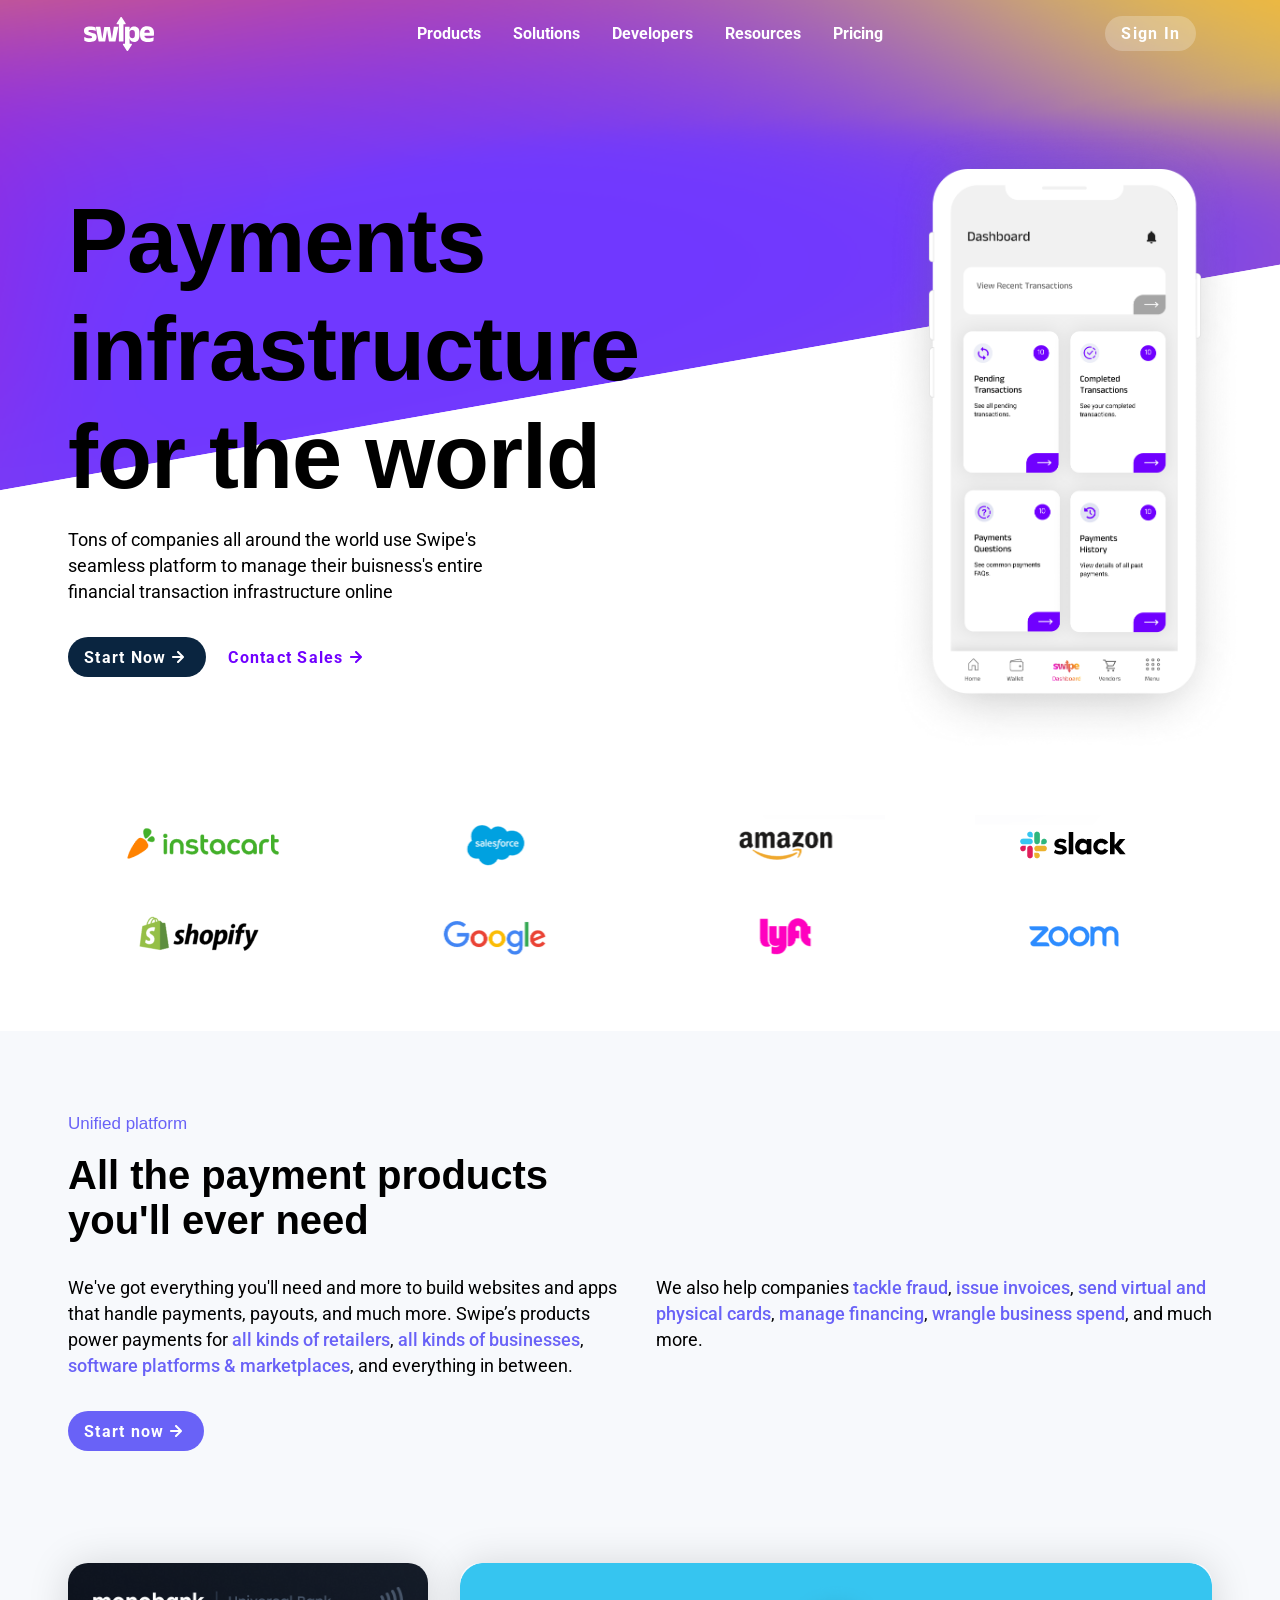
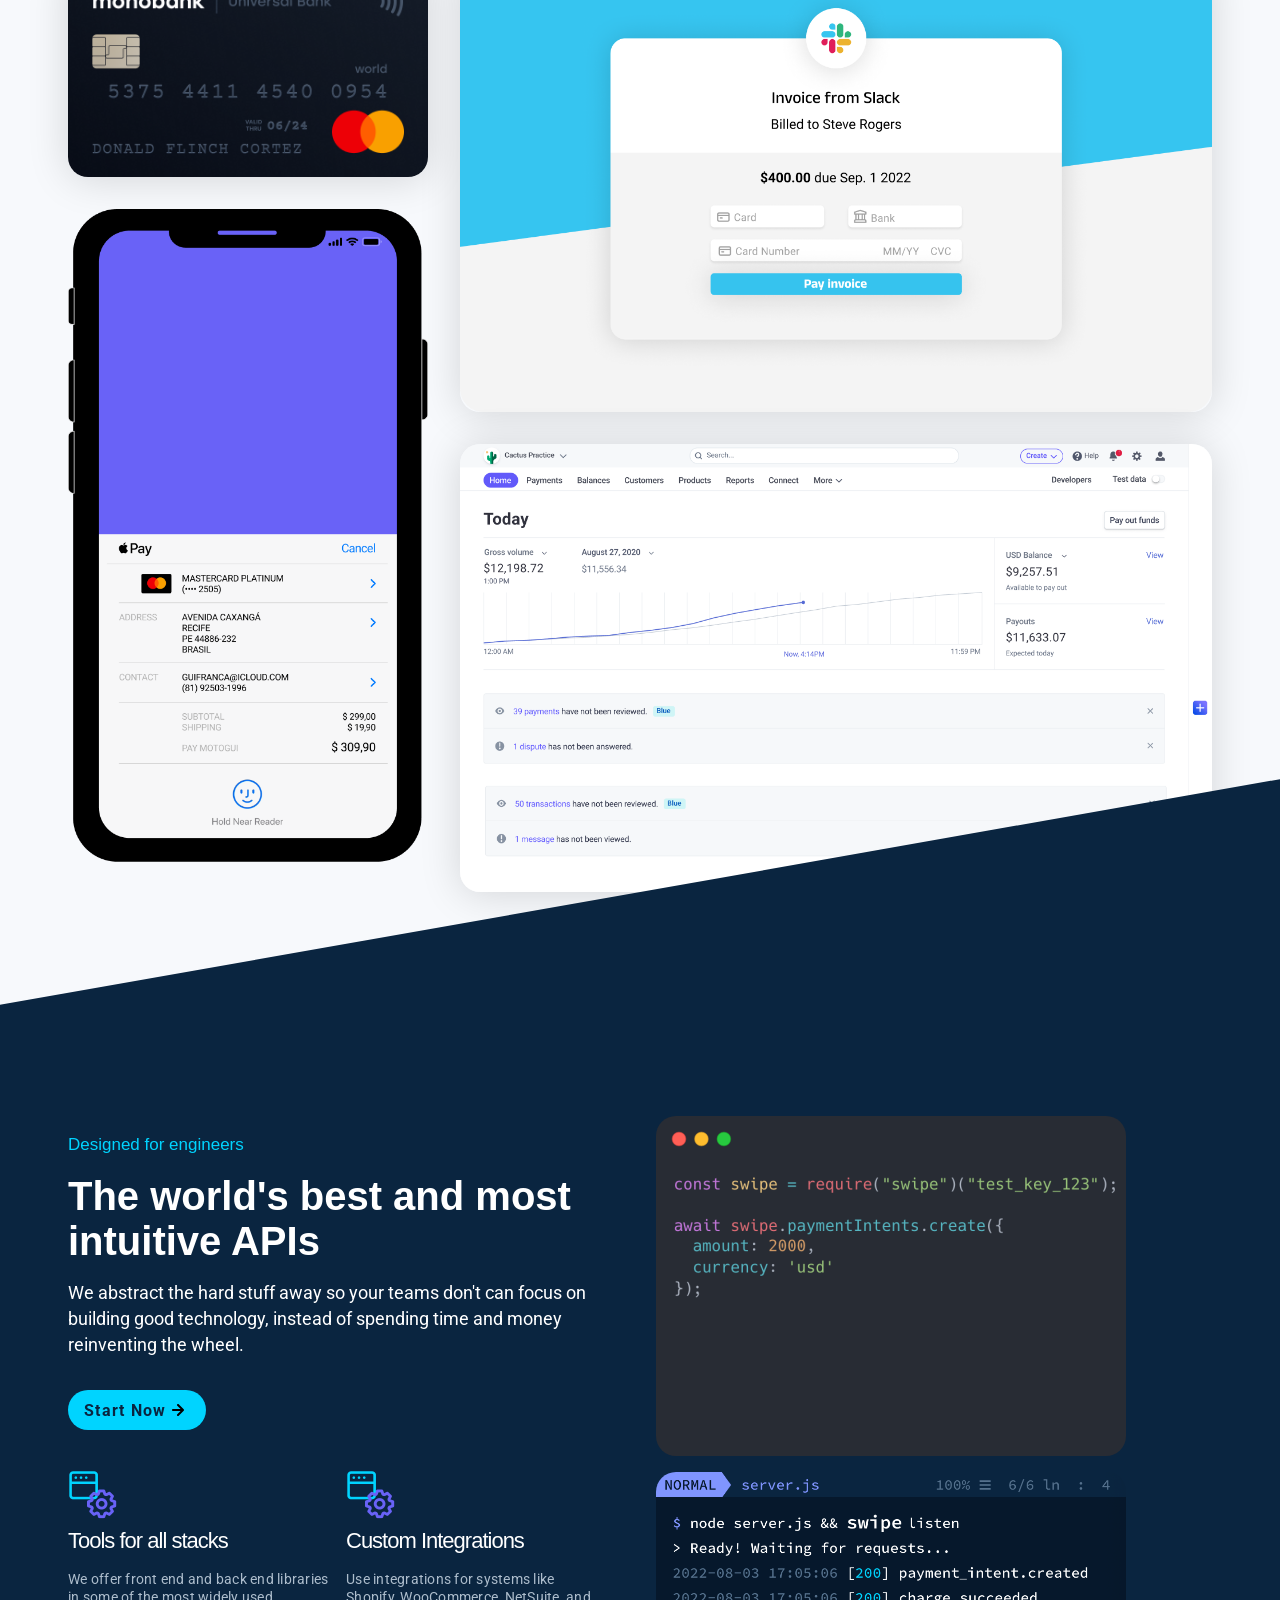
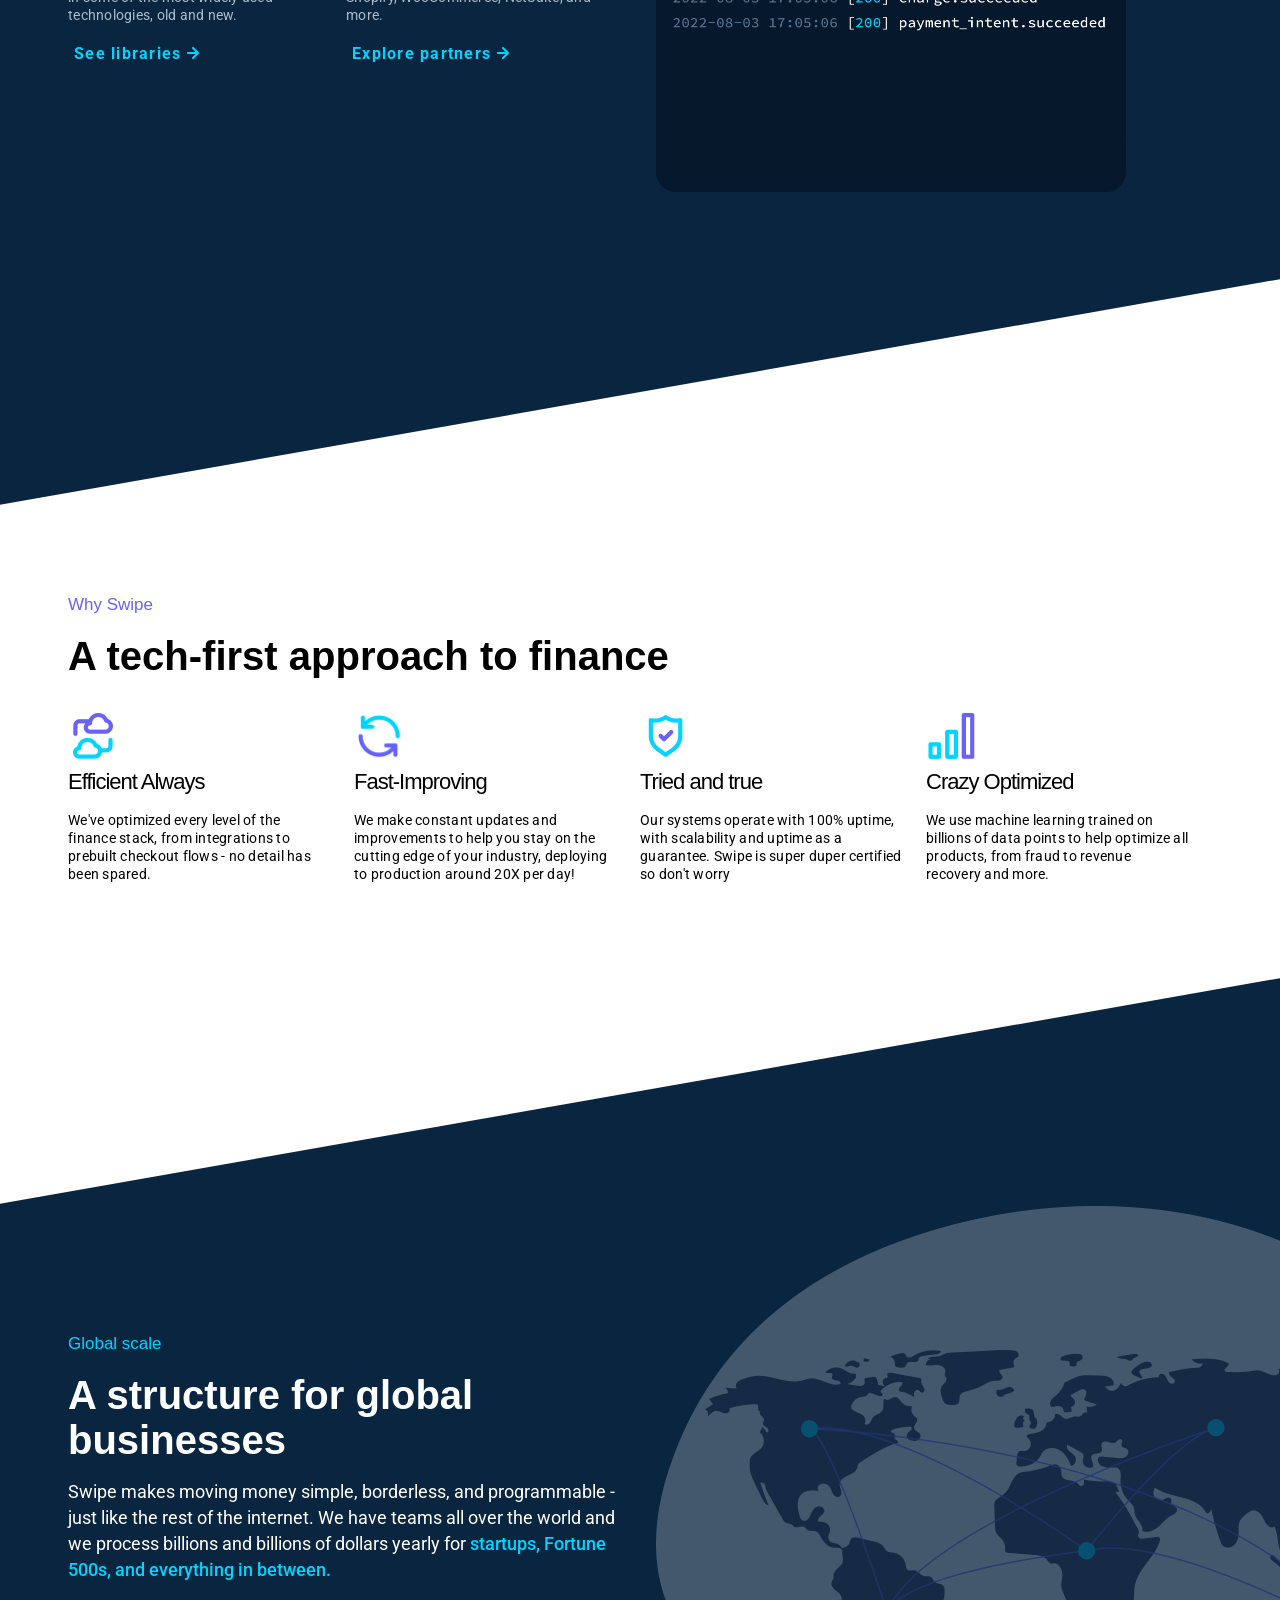
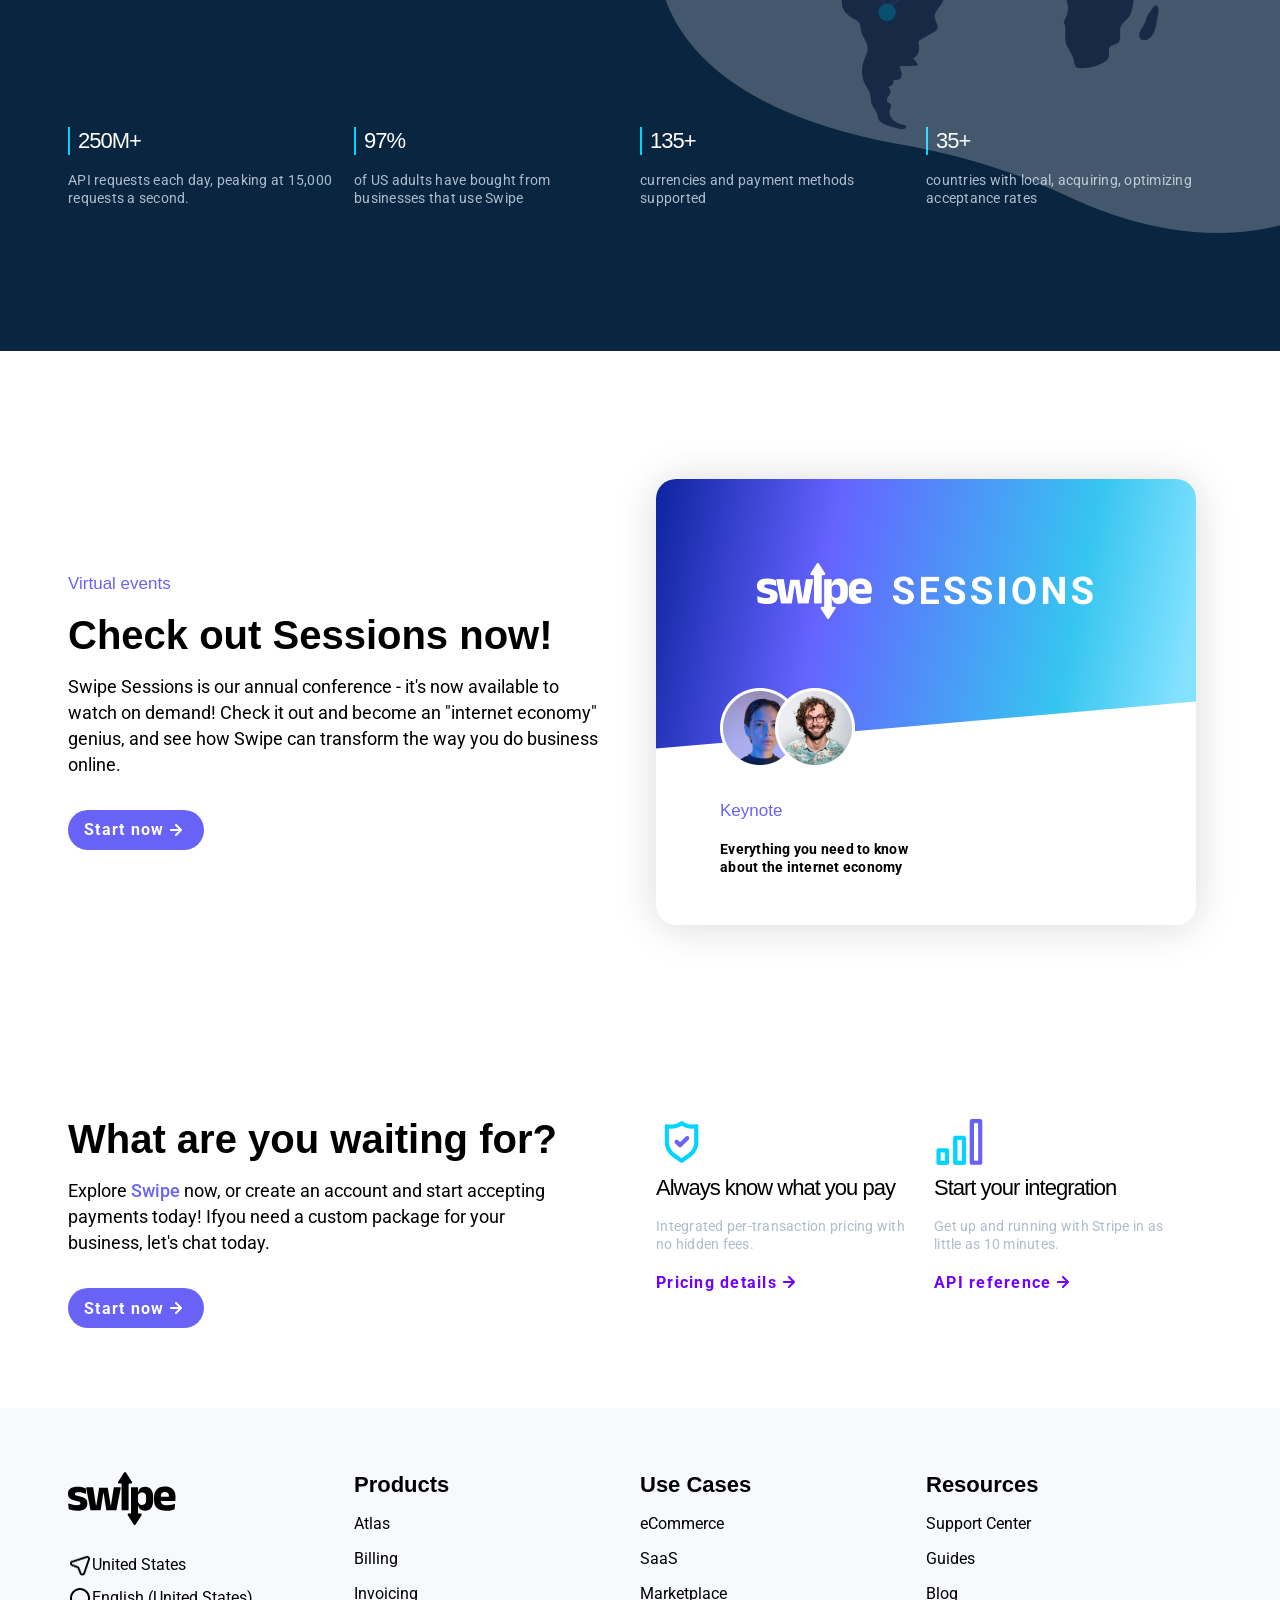
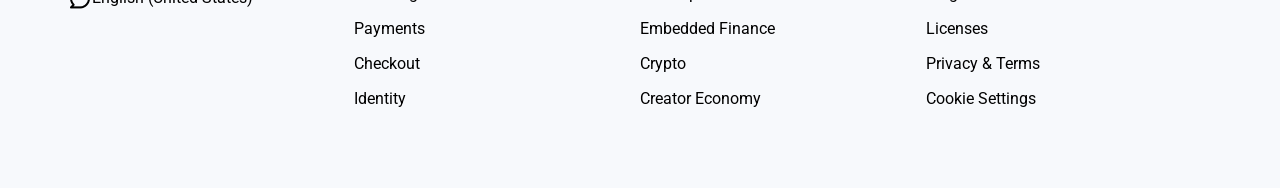
<file: swipe_project.html>
<!DOCTYPE html>
<html lang="en">
<head>
    <meta charset="UTF-8">
    <meta name="viewport" content="width=device-width, initial-scale=1.0">
    <title>Swipe Project</title>
    <link rel="stylesheet" href="css/swipe_project.css">
    <link rel="preconnect" href="https://fonts.googleapis.com">
    <link rel="preconnect" href="https://fonts.gstatic.com" crossorigin>
    <link href="https://fonts.googleapis.com/css2?family=Roboto:ital,wght@0,100..900;1,100..900&display=swap" rel="stylesheet">
    <link rel="preconnect" href="https://fonts.googleapis.com">
    <link rel="preconnect" href="https://fonts.gstatic.com" crossorigin>
    <link href="https://fonts.googleapis.com/css2?family=Anek+Telugu:wght@100..800&display=swap" rel="stylesheet">
</head>
<body>
    <nav class="navbar">
        <img src="img/swipe_project/logo-white.svg" alt="Swipe inc.">
        <ul class="menu">
            <li><a href="">Products</a></li>
            <li><a href="">Solutions</a></li>
            <li><a href="">Developers</a></li>
            <li><a href="">Resources</a></li>
            <li><a href="">Pricing</a></li>
        </ul>
        <div class="hamburger">
            <div class="bar"></div>
            <div class="bar"></div>
            <div class="bar"></div>
        </div>
        <button class="primary-button navbar-button">Sign In</button>
    </nav>
    <main>
        <!-- Gradient Background -->
         <canvas id="gradient-canvas"></canvas>
         <!-- Canvas is an element specifically for javascript.-->
        <!-- Hero -->
        <div class="hero">
            <div class="section-container two-column">
                <div class="col-left">
                    <h1>Payments infrastructure for the world</h1>
                    <p>Tons of companies all around the world use Swipe's seamless platform to manage their buisness's entire financial transaction infrastructure online</p>
                    <div class="button-container">
                        <button class="primary-button with-icon">
                            Start Now
                            <img src="img/swipe_project//arrow-right-light.svg" alt="">
                        </button>
                        <button class="secondary-button with-icon">
                            Contact Sales
                            <img src="img/swipe_project//arrow-right-purple.svg" alt=""> 
                        </button>
                    </div>
                </div>
                <div class="col-right hero-phone-container">
                    <img class="hero-phone" src="img/swipe_project//hero-phone.png" alt="">
                </div>
            </div>
        </div>
        <div class="partners-section">
            <div class="section-container">
                <div class="partners-grid">
                    <img src="img/swipe_project//instacart.png" alt="">
                    <img src="img/swipe_project//salesforce.png" alt="">
                    <img src="img/swipe_project//amazon.png" alt="">
                    <img src="img/swipe_project//slack.png" alt="">
                    <img src="img/swipe_project//shopify.png" alt="">
                    <img src="img/swipe_project//google.png" alt="">
                    <img src="img/swipe_project//lyft.png" alt="">
                    <img src="img/swipe_project//zoom.png" alt="">
                </div>
            </div>
        </div>
        <div class="unified-platform-section">
            <div class="section-container">
                <p class="subtitle">Unified platform</p>
                <h2>All the payment products you'll ever need</h2>
                <div class="two-column">
                    <div class="col-left">
                        <p>
                            We've got everything you'll need and more to build websites and
                            apps that handle payments, payouts, and much more. Swipe’s
                            products power payments for
                            <a href="#"> all kinds of retailers</a>,
                            <a href="#"> all kinds of businesses</a>,
                            <a href="#"> software platforms & marketplaces</a>, and
                            everything in between.
                        </p>
                    </div>
                    <div class="col-right">
                        <p>
                            We also help companies
                            <a href="#">tackle fraud</a>, <a href="#">issue invoices</a>,
                            <a href="#">send virtual and physical cards</a>,
                            <a href="#">manage financing</a>,
                            <a href="#">wrangle business spend</a>, and much more.
                        </p>
                    </div>
                </div>
                <button class="primary-button with-icon">
                    Start now <img src="img/swipe_project//arrow-right-light.svg" alt="">
                </button>
            </div>
        </div>
        <div class="graphic-section">
            <div class="section-container">
                <div class="graphic-grid">
                    <img id="credit-card" src="img/swipe_project//credit-card.png" alt="">
                    <img id="slack-invoice" src="img/swipe_project//slack-invoice.png" alt="">
                    <img id="phone" src="img/swipe_project//phone.png" alt="">
                    <img id="dash" src="img/swipe_project//dash.png" alt="">
                </div>
            </div>
        </div>
        <div class="integrations-section">
            <div class="section-container two-column">  
                <div class="col-left">
                    <p class="subtitle2">Designed for engineers</p>
                    <h2>The world's best and most intuitive APIs</h2>
                    <p>We abstract the hard stuff away so your teams don't can focus on building good technology,
                    instead of spending time and money reinventing the wheel.</p>
                    <button class="primary-button with-icon">
                        Start Now
                        <img src="img/swipe_project//arrow-right-dark.svg" alt="">
                    </button>
                    <div class="card-container">
                        <div class="card">
                            <img class="icon" src="img/swipe_project//tools-icon.png" alt="">
                            <h3>Tools for all stacks</h3>
                            <p class="secondary-text">We offer front end and back end libraries in some of the most widely used technologies, old and new.</p>
                            <button class="secondary-button with-icon">
                                See libraries
                                <img src="img/swipe_project//arrow-right-blue.svg" alt="">
                            </button>
                        </div>
                        <div class="card">
                            <img class="icon" src="img/swipe_project//tools-icon.png" alt="">
                            <h3>Custom Integrations</h3>
                            <p class="secondary-text">Use integrations for systems like Shopify, WooCommerce, NetSuite, and more.</p>
                            <button class="secondary-button with-icon">
                                Explore partners
                                <img src="img/swipe_project//arrow-right-blue.svg" alt="">
                            </button>
                        </div>
                    </div>
                </div>
                <div class="col-right">
                    <img src="img/swipe_project//api-code.png" alt="" id="api-code">
                    <img src="img/swipe_project//terminal-code.png" alt="" id="terminal-code">
                </div>
            </div>
        </div>
        <div class="why-swipe-section">
            <div class="section-container">
                <p class="subtitle">Why Swipe</p>
                <h2>A tech-first approach to finance</h2>
                <div class="card-container">
                    <div class="card">
                        <img src="img/swipe_project//cloud-icon.png" alt="" class="icon">
                        <h3>Efficient Always</h3>
                        <p class="secondary-text">
                            We've optimized every level of the finance stack, from integrations to prebuilt checkout
                            flows - no detail has been spared.
                        </p>
                    </div>
                    <div class="card">
                        <img src="img/swipe_project//cycle-icon.png" alt="" class="icon">
                        <h3>Fast-Improving</h3>
                        <p class="secondary-text">
                            We make constant updates and improvements to help you stay on the cutting edge of your
                            industry, deploying to production around 20X per day!
                        </p>
                    </div>
                    <div class="card">
                        <img src="img/swipe_project//shield-icon.png" alt="" class="icon">
                        <h3>Tried and true</h3>
                        <p class="secondary-text">
                            Our systems operate with 100% uptime, with scalability and uptime as a guarantee. Swipe is
                            super duper certified so don't worry
                        </p>
                    </div>
                    <div class="card">
                        <img src="img/swipe_project//bars-icon.png" alt="" class="icon">
                        <h3>Crazy Optimized</h3>
                        <p class="secondary-text">
                            We use machine learning trained on billions of data points to help optimize all products,
                            from fraud to revenue recovery and more.
                        </p>
                    </div>
                </div>
            </div>
        </div>
        <div class="global-section">
            <div class="section-container">
                <div class="two-column">
                    <div class="col-left">
                        <p class="subtitle2">Global scale</p>
                        <h2>A structure for global businesses</h2>
                        <p>Swipe makes moving money simple, borderless, and programmable - just like the rest of the
                            internet. We have teams all over the world and we process billions and billions of dollars
                            yearly for <a href="#">startups, Fortune 500s, and everything in between.</a></p>
                    </div>
                    <div class="col-right">
                        <img id="globe" src="img/swipe_project//global-graphic.png" alt="">
                    </div>
                </div>
                <div class="card-container">
                    <div class="card">
                        <h3>250M+</h3>
                        <p class="secondary-text">API requests each day, peaking at 15,000 requests a second.</p>
                    </div>
                    <div class="card">
                        <h3>97%</h3>
                        <p class="secondary-text">of US adults have bought from businesses that use Swipe</p>
                    </div>
                    <div class="card">
                        <h3>135+</h3>
                        <p class="secondary-text">currencies and payment methods supported</p>
                    </div>
                    <div class="card">
                        <h3>35+</h3>
                        <p class="secondary-text">countries with local, acquiring, optimizing acceptance rates</p>
                    </div>
                </div>    
            </div>
        </div>
        <div class="virtual-events-section">
            <div class="section-container two-column">
                <div class="col-left">
                    <p class="subtitle">Virtual events</p>
                    <h2>Check out Sessions now!</h2>
                    <p>Swipe Sessions is our annual conference - it's now available to watch on demand! Check it out and
                        become an "internet economy" genius, and see how Swipe can transform the way you do business
                        online.</p>
                    <button class="primary-button with-icon">
                        Start now
                        <img src="img/swipe_project//arrow-right-light.svg">
                    </button>
                </div>
                <div class="col-right">
                    <div class="swipe-sessions-card">
                        <div class="card-top">
                            <img id="sessions-logo" src="img/swipe_project//swipe-sessions.png" alt="">
                            <div class="avatars">
                                <img src="img/swipe_project//avatar1.png" alt="">
                                <img src="img/swipe_project//avatar2.png" alt="">
                            </div>
                        </div>
                        <div class="card-bottom">
                            <div class="card-content">
                                <p class="subtitle">Keynote</p>
                                <p class="secondary-text">Everything you need to know about the internet economy</p>
                            </div>
                        </div>
                    </div>
                </div>
            </div>
        </div>
        <div class="getting-started-section">
            <div class="section-container two-column">
                <div class="col-left">
                    <h2>What are you waiting for?</h2>
                    <p>Explore <a href="#">Swipe</a> now, or create an account and start accepting payments today! Ifyou need a custom package for your business, let's chat today.</p>
                    <button class="primary-button with-icon">
                        Start now
                        <img src="img/swipe_project//arrow-right-light.svg" alt="">
                    </button>
                </div>
                <div class="col-right">
                    <div class="card">
                        <img src="img/swipe_project//shield-icon.png" alt="" class="icon">
                        <h3>Always know what you pay</h3>
                        <p class="secondary-text">Integrated per-transaction pricing with no hidden fees.</p>
    
                        <button class="secondary-button with-icon">
                            Pricing details
                            <img src="img/swipe_project//arrow-right-purple.svg" alt="">
                        </button>
                    </div>
                    <div class="card">
                        <img src="img/swipe_project//bars-icon.png" alt="" class="icon">
                        <h3>Start your integration</h3>
                        <p class="secondary-text">Get up and running with Stripe in as little as 10 minutes.</p>
    
                        <button class="secondary-button with-icon">
                            API reference
                            <img src="img/swipe_project//arrow-right-purple.svg" alt="">
                        </button>
                    </div>
                </div>
            </div>
        </div>
        <footer class="footer">
            <div class="section-container">
                <div class="col">
                    <img src="img/swipe_project//logo-dark.svg" alt="" id="footer-logo">
                    <div class="icon-link">
                        <img src="img/swipe_project//location-icon.png" alt="">
                        <a href="#">United States</a>
                    </div>
                    <div class="icon-link">
                        <img src="img/swipe_project//comment-icon.png" alt="">
                        <a href="#">English (United States)</a>
                    </div>
                </div>
                <div class="col">
                    <h3>Products</h3>
                    <ul>
                        <li><a href="#">Atlas</a></li>
                        <li><a href="#">Billing</a></li>
                        <li><a href="#">Invoicing</a></li>
                        <li><a href="#">Payments</a></li>
                        <li><a href="#">Checkout</a></li>
                        <li><a href="#">Identity</a></li>
                    </ul>
                </div>
                <div class="col">
                    <h3>Use Cases</h3>
                    <ul>
                        <li><a href="#">eCommerce</a></li>
                        <li><a href="#">SaaS</a></li>
                        <li><a href="#">Marketplace</a></li>
                        <li><a href="#">Embedded Finance</a></li>
                        <li><a href="#">Crypto</a></li>
                        <li><a href="#">Creator Economy</a></li>
                    </ul>
                </div>
                <div class="col">
                    <h3>Resources</h3>
                    <ul>
                        <li><a href="#">Support Center</a></li>
                        <li><a href="#">Guides</a></li>
                        <li><a href="#">Blog</a></li>
                        <li><a href="#">Licenses</a></li>
                        <li><a href="#">Privacy & Terms</a></li>
                        <li><a href="#">Cookie Settings</a></li>
                    </ul>
                </div>
            </div>
        </footer>
    </main>
    <script src="js/gradient.js"></script>
</body>
</html>
</file>
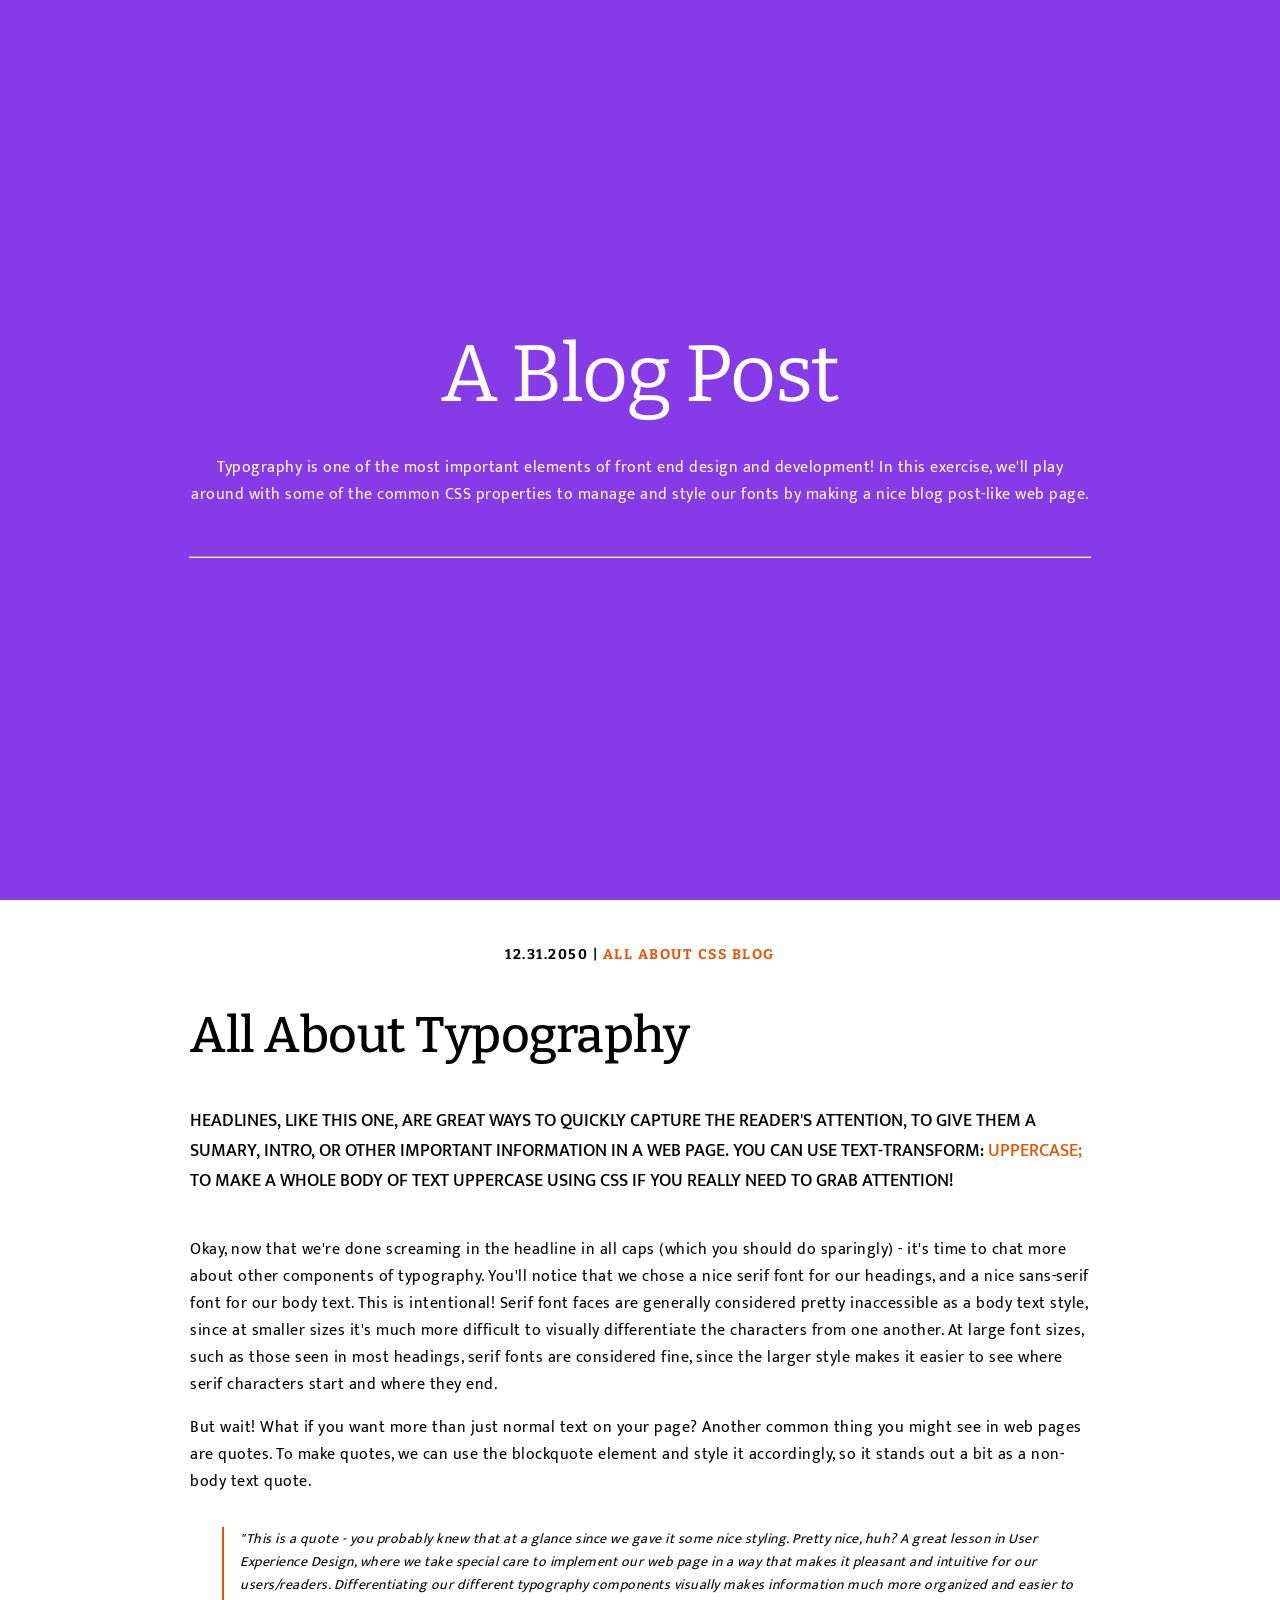
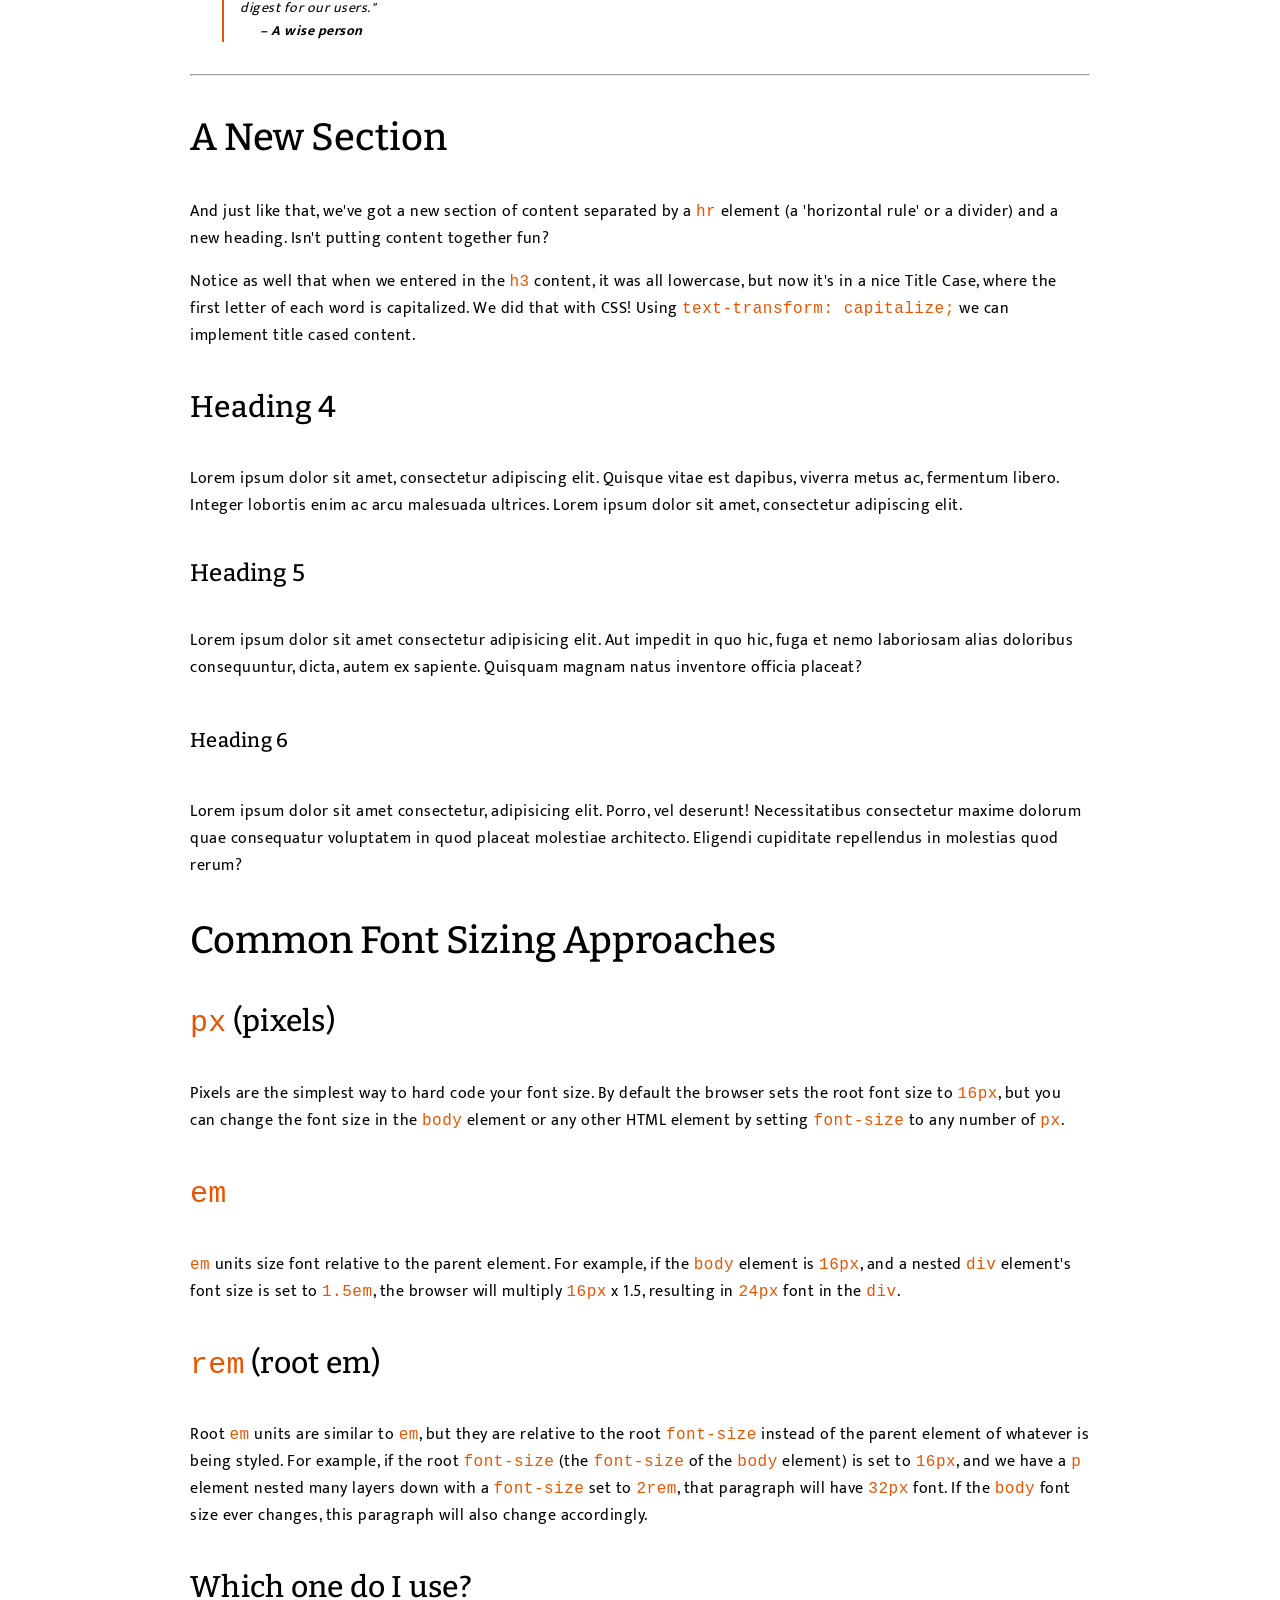
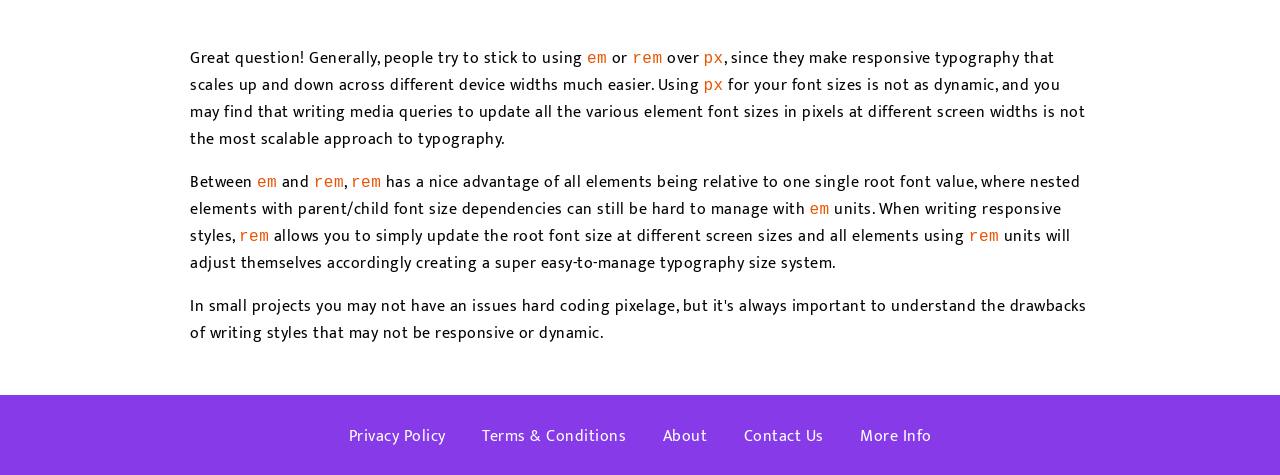
<file: typography_blog.html>
<!DOCTYPE html>
<html lang="en">
<head>
    <meta charset="UTF-8">
    <meta name="viewport" content="width=device-width, initial-scale=1.0">
    <title>Typography Blog</title>
    <link rel="stylesheet" href="css/typography_blog.css">
    <link rel="preconnect" href="https://fonts.googleapis.com">
    <link rel="preconnect" href="https://fonts.gstatic.com" crossorigin>
    <link href="https://fonts.googleapis.com/css2?family=Bitter:ital,wght@0,100..900;1,100..900&family=Mukta:wght@200;300;400;500;600;700;800&display=swap" rel="stylesheet">
</head>
<body>
    <div class="hero">
        <h1>A Blog Post</h1>
        <p>Typography is one of the most important elements of front end design and development! In 
        this exercise, we'll play around with some of the common CSS properties to manage and 
        style our fonts by making a nice blog post-like web page.</p>
        <hr>
    </div>
    <div class="content">
        <p class="info">12.31.2050 | <span>ALL ABOUT CSS BLOG</span></p>
        <h2>All About Typography</h2>
        <p class="headline">Headlines, like this one, are great ways to quickly capture the
            reader's attention, to give them a sumary, intro, or other important
            information in a web page. You can use
            text-transform: <span>uppercase;</span> to make a whole body of text
            uppercase using CSS if you really need to grab attention!</p>
        <p>Okay, now that we're done screaming in the headline in all caps (which you should do 
            sparingly) - it's time to chat more about other components of typography. You'll 
            notice that we chose a nice serif font for our headings, and a nice sans-serif font 
            for our body text. This is intentional! Serif font faces are generally considered 
            pretty inaccessible as a body text style, since at smaller sizes it's much more 
            difficult to visually differentiate the characters from one another. At large font 
            sizes, such as those seen in most headings, serif fonts are considered fine, since 
            the larger style makes it easier to see where serif characters start and where they 
            end.</p>
        <p>But wait! What if you want more than just normal text on your page? Another common 
            thing you might see in web pages are quotes. To make quotes, we can use the 
            blockquote element and style it accordingly, so it stands out a bit as a non-body 
            text quote.</p>
        <blockquote class="quote">"This is a quote - you probably knew that at a glance since we gave it some 
            nice styling. Pretty nice, huh? A great lesson in User Experience Design, where we 
            take special care to implement our web page in a way that makes it pleasant and 
            intuitive for our users/readers. Differentiating our different typography components 
            visually makes information much more organized and easier to digest for our users."
        <cite>– A wise person</cite></blockquote>
        <!-- blockqoute is used to signify qoutes.-->
        <!-- cite is is used to signify the citation for the qoute.-->
        <hr>
        <!-- An <hr> is just a line used to seperate sections.-->
        <h3>a new section</h3>
        <p>And just like that, we've got a new section of content separated by a <code>hr</code> 
            element (a 'horizontal rule' or a divider) and a new heading. Isn't putting content 
            together fun?</p>
        <p>Notice as well that when we entered in the <code>h3</code> content, it was all 
            lowercase, but now it's in a nice Title Case, where the first letter of each word is 
            capitalized. We did that with CSS! Using <code>text-transform: capitalize;</code> we 
            can implement title cased content.</p>
        <h4>Heading 4</h4>
        <p>Lorem ipsum dolor sit amet, consectetur adipiscing elit. Quisque vitae est dapibus, 
            viverra metus ac, fermentum libero. Integer lobortis enim ac arcu malesuada ultrices.
            Lorem ipsum dolor sit amet, consectetur adipiscing elit.</p>
        <h5>Heading 5</h5>
        <p>Lorem ipsum dolor sit amet consectetur adipisicing elit. Aut impedit in quo hic, 
            fuga et nemo laboriosam alias doloribus consequuntur, dicta, autem ex sapiente. 
            Quisquam magnam natus inventore officia placeat?</p>
        <h6>Heading 6</h6>
        <p>Lorem ipsum dolor sit amet consectetur, adipisicing elit. Porro, vel deserunt! 
            Necessitatibus consectetur maxime dolorum quae consequatur voluptatem in quod placeat 
            molestiae architecto. Eligendi cupiditate repellendus in molestias quod rerum?</p>
        <h3>Common Font Sizing Approaches</h3>
        <h4><code>px</code> (pixels)</h4>
        <p>Pixels are the simplest way to hard code your font size. By default the browser sets 
            the root font size to <code>16px</code>, but you can change the font size in the <code>body</code> element or 
            any other HTML element by setting <code>font-size</code> to any number of <code>px</code>.</p>
        <h4><code>em</code></h4>
        <p><code>em</code> units size font relative to the parent element. For example, if the <code>body</code> element is 
            <code>16px</code>, and a nested <code>div</code> element's font size is set to <code>1.5em</code>, the browser will multiply 
            <code>16px</code> x 1.5, resulting in <code>24px</code> font in the <code>div</code>.</p>
        <h4><code>rem</code> (root em)</h4>
        <p>Root <code>em</code> units are similar to <code>em</code>, but they are relative to the root <code>font-size</code> instead 
            of the parent element of whatever is being styled. For example, if the root <code>font-size</code> 
            (the <code>font-size</code> of the <code>body</code> element) is set to <code>16px</code>, and we have a <code>p</code> element nested 
            many layers down with a <code>font-size</code> set to <code>2rem</code>, that paragraph will have <code>32px</code> font. 
            If the <code>body</code> font size ever changes, this paragraph will also change accordingly.</p>
        <h4>Which one do I use?</h4>
        <p>Great question! Generally, people try to stick to using <code>em</code> or <code>rem</code> over <code>px</code>, since they 
            make responsive typography that scales up and down across different device widths 
            much easier. Using <code>px</code> for your font sizes is not as dynamic, and you may find that 
            writing media queries to update all the various element font sizes in pixels at 
            different screen widths is not the most scalable approach to typography.</p>
        <p>Between <code>em</code> and <code>rem</code>, <code>rem</code> has a nice advantage of all elements being relative to one 
            single root font value, where nested elements with parent/child font size 
            dependencies can still be hard to manage with <code>em</code> units. When writing responsive 
            styles, <code>rem</code> allows you to simply update the root font size at different screen sizes 
            and all elements using <code>rem</code> units will adjust themselves accordingly creating a super 
            easy-to-manage typography size system.</p>
        <p>In small projects you may not have an issues hard coding pixelage, but it's always 
            important to understand the drawbacks of writing styles that may not be responsive 
            or dynamic.</p>
    </div>
    <footer>
        <ul>
            <li><a href="">Privacy Policy </a></li>
            <li><a href="">Terms & Conditions</a></li>
            <li><a href="">About</a></li>
            <li><a href="">Contact Us </a></li>
            <li><a href="">More Info</a></li>
        </ul>
    </footer>
</body>
</html>
</file>
<file: css/porfolio.css>
.title {
    font-size: 128px;
    font-weight: bold;
    padding: 64px 0;
}

.folder {
    width: 100%;
    display: grid;
    grid-template: 1fr 1fr/ 1fr 1fr;
    row-gap: 16px;
    column-gap: 16px;
}


.project {
    width: 100%;
    height: 500px;
    border: 2px solid black;
    box-sizing: border-box;
    position: relative;
}

.project a {
    width: 100%;
    height: 100%;
}

.project img {
    width: 100%;
    height: 100%;
}

.project-name {
    display: flex;
    justify-content: center;
    align-items: center;
    width: 100%;
    height: 100%;
    color: white;
    background-color: black;
    opacity: 0;
    position: absolute;
    z-index: 2;
    top: 0;
    transition: all 0.4s;
}

.project-name .project-header {
    text-align: center;
    font-size: 54px;
    font-weight: bold;
    line-height: 70px;
}

.project-name:hover {
    opacity: 1;
    background-color: rgba(0,0,0,0.7);
}

@media only screen and (max-width: 1200px) {
    .title {
        padding: 40px 0;
        font-size: 110px;
    }

    .project {
        height: 400px;
    }
}

@media only screen and (max-width: 991px) { 
    .container {
        max-width: 900px !important; 
    }

    .title {
        padding: 32px 0;
        font-size: 100px;
    }

    .project {
        height: 300px;
    }

    .project-name .project-header {
        font-size: 46px;
        line-height: 70px;
    }
}

@media only screen and (max-width: 768px) {   
    .title {
        font-size: 90px;
        padding: 28px 0;
    }
    
    .project-name .project-header {
        font-size: 36px;
        line-height: 48px;
    }

    .folder {
        row-gap: 8px;
        column-gap: 8px;
    }
}

@media only screen and (max-width: 660px) {
    .title {
        font-size: 75px;
        padding: 24px 0;
    }

    .folder {
        grid-template: 1fr/ 1fr;
        row-gap: 20px;
    }

    .project {
        height: 100%;
    }

    .project-name .project-header {
        font-size: 50px;
        line-height: 48px;
    }
}

@media only screen and (max-width: 435px) {
    .title {
        font-size: 60px;
        padding: 20px 0;
    }
}

@media only screen and (max-width: 330px) {
    .title {
        font-size: 50px;
        padding: 15px 0;
    }
}
</file>
<file: css/cost_estimator.css>
body {
    background-color: rgb(233,223,255);
    font-family: "open sans", sans-serif;
    padding: 32px;
    /* Add padding to the body so that when screen size shrinks the content doesn't go the full width of the screen.*/
    display: flex;
    flex-direction: column;
    align-items: center;
    justify-content: center;
    color: rgb(44,44,44);
}

h1 {
    color: rgb(83,49,156);
    margin: 32px 0 64px 0;
}

.container {
    background-color: white;
    border-radius: 20px;
    display: flex;
    flex-direction: column;
    max-width: 900px;
    width: 100%;
    display: flex;
    flex-direction: column;
    justify-content: center;
    align-items: center;
    padding: 0 64px 64px 64px;
    box-sizing: border-box;
    position: relative;
    /* Set this position to relative to attract the element you want to position.*/
}

.tabs {
    display: flex;
    width: 100%; 
    height: 98px;
    /* width: 100%; makes it 100% of the width of the parent element. IMPORTANT.*/
    justify-content: space-around;
    font-weight: bold;
    color: rgb(200,175,255);
    padding: 16px;
    position: relative;
}

.tabs div {
    margin-top: 15px;
    padding: 8px;
}

.tabs div:hover {
    color: rgb(83,49,156);
    cursor: pointer;
}

.tabs div.active {
    color: rgb(83,49,156);
}

.line {
    width: 100%;
    height: 3px;
    background-color: rgb(231,231,231);
    position: absolute;
    top: 98px;
}

.active {
    position: relative;
}

.active::before {
    content: "";
    height: 3px;
    width: 200%;
    background-color: rgb(83,49,156);
    margin: 0;
    padding: 0;
    border-radius: 10px;
    position: absolute;
    z-index: 2;
    bottom: 13px;
    left: -50%; 
}

.toggle_stuff {
    display: flex;
    justify-content: center;
}

.toggle_stuff img {
    height: 40px;
    margin: 0 16px;
}

.toggle {
    width: 140px;
    height: 32px;
    background-color: rgb(83,49,156);
    border-radius: 20px;
    display: flex;
    justify-content: space-between;
    align-items: center;
    padding: 0 4px 0 16px;
    font-weight: bold;
    font-size: 12px;
    box-sizing: border-box;
}

.toggle .mobile {
    color: white;
}

.toggle .web {
    background-color: white;
    color: rgb(83,49,156);
    border-radius: 20px;
    padding: 4px 16px;
}

.sessions_card {
    background-color: rgb(250,247,255);
    border-radius: 10px;
    text-align: center;
    text-transform: uppercase;
    padding: 32px;
    width: 50%;
    margin: 16px 0;
    box-sizing: border-box;
}

.sessions_card p {
    color: rgb(44,44,44);
    font-size: 12px;
    font-weight: bold;
    margin: 16px 0 0 0;
}

.sessions_card .number {
    color: rgb(83,49,156);
    font-size: 54px;
    margin: 0;
}

.description {
    line-height: 32px;
    margin: 16px 0 32px 0;
}

.slider {
    width: 100%;
    position: relative;
    margin-bottom: 16px;
}

.slider .bar {
    width: 100%;
    height: 16px;
    border: solid rgb(210,210,210) 1px;
    border-radius: 20px;
    background-color: rgb(250,250,250);
}

.slider .bar .progress {
    width: 30%;
    height: 18px;
    background: linear-gradient(
        90deg,
        rgba(2,0,36,1) 0%,
        rgba(53,10,74,1) 36%,
        rgba(83,49,156,1) 100%
    );
    border-top-left-radius: 20px;
    border-bottom-left-radius: 20px;
    position: absolute;
    top: 0;
    left: 0;
}

.point {
    height: 24px;
    width: 24px;
    border-radius: 50%;
    background-color: rgb(83,49,156);
    border: solid white 2px;
    position: absolute;
    left: 29%;
    top: -5px;
    transition: transform 0.15s;
}

.slider .point:hover {
    transform: scale(1.4);
    cursor: pointer;
}

.scale {
    width: 100%;
}

.slider .scale ul {
    list-style-type: none;
    display: flex;
    flex-direction: row;
    justify-content: space-around;
    padding: 0;
    font-weight: bold;
    color: rgb(166,166,166);
}

.cards-container {
    display: flex;
    flex-direction: row;
    justify-content: space-around;
    width: 100%;
}

.card {
    background-color: rgb(250,247,255);
    border-radius: 10px;
    padding: 16px 32px;
    margin: 16px;
    box-shadow: 0px 3px 11px 1px rgba(0,0,0,0.1);
    text-align: center;
    font-weight: bold;
    color: rgb(83,49,156);
    transition: transform 0.2s;
    position: relative;
}

.card .top-section {
    font-size: 20px;
    padding: 8px;
    text-transform: uppercase;
}

.card .top-section p {
    margin: 4px 0;
}

.top-section .price {
    color: rgb(44,44,44);
    font-size: 42px;
}

.card hr {
    width: 30%;
    border: 1px solid rgb(210,210,210);
    border-radius: 2px;
}

.card button {
    background-color: rgb(83,49,156);
    color: white;
    font-weight: bold;
    padding: 16px;
    border: none;
    border-radius: 10px;
    transition: transform 0.15 ease;
    margin: 8px 0;
}

.card button:hover {
    transform: scale(1.05);
    cursor: pointer; 
}

.card:hover {
    transform: translateY(-8px);
}

.card .save-header {
    position: absolute;
    color: white;
    background: linear-gradient(
        90deg,
        rgba(2,0,36,1) 0%,
        rgba(53,10,74,1) 36%,
        rgba(83,49,156,1) 100%
    );
    border-top-left-radius: 10px;
    border-top-right-radius: 10px;
    width: 100%;
    top: -24px;
    left: 0;
}

@media only screen and (max-width: 750px) {
    .cards-container {
        flex-wrap: wrap-reverse;
    }

    .card {
        width: 100%;
    }
}

@media only screen and (max-width: 640px) {

    body {
        padding: 8px 16px;
    }

    .container {
        padding: 0 16px;
    }

    .sessions_card {
        width: 100%;
    }

    h1 {
        margin: 0 0 16px 0
    }

    .toggle_stuff {
        width: 90%;
        justify-content: space-around;
    }
}
</file>
<file: css/grid_project.css>
body {
    font-family: "Poppins", sans-serif;
    padding: 0;
    margin: 0;
}

.mobile_nav {
    background-color: white;
    height: 100vh;
    width: 80px;
    display: flex;
    flex-direction: column;
    justify-content: center;
    align-items: center;
    position: fixed;
    top: 0;
    z-index: 2;
    right: -160px;
    padding: 16px;
    transition: 0.3s transform;
}

.mobile_nav img {
    width: 24px;
    height: 24px;
    margin: 16px 0;
}

.mobile_nav a {
    text-decoration: none;
    color: black;
    margin: 16px 0;
}

.mobile_nav a:hover {
    text-decoration: underline;
}

.mobile_nav img:hover {
    cursor: pointer;
}

.open_drawer {
    transform: translateX(-160px);
}

.project {
    position: relative;
}

.project img {
    width: 100%;
    object-fit: cover;
    height: 100%;
}

.project .overlay {
    opacity: 0;
    font-weight: bold;
    font-size: 36px;
    letter-spacing: 2px;
    background-color: rgba(255,255,255,0.1);
    width: 100%;
    height: 100%;
    position: absolute;
    top: 0;
    left: 0;
    display: flex;
    justify-content: center;
    align-items: center;
    margin: 0;
    transition: all 0.2s ease;
}

.overlay.white {
    color: white;
}

.overlay:hover {
    opacity: 1;
    cursor: pointer;
}

.project_grid {
    display: grid;
    grid-template-areas: 
    "eth eth alphabet"
    "eth eth traveler"
    "cube astro traveler"
    "cup insta insta"
    "cup insta insta"
    "foam foam dimensional"
    "foam foam dimensional";
    column-gap: 16px;
    row-gap: 16px;
    width: 100%;
}

#eth {
    grid-area: eth;
}

#alphabet {
    grid-area: alphabet;
}

#traveler {
    grid-area: traveler;
}

#cube {
    grid-area: cube;
}

#astro {
    grid-area: astro;
}

#cup {
    grid-area: cup;
}

#insta {
    grid-area: insta;
}

#foam {
    grid-area: foam;
}

#dimensional {
    grid-area: dimensional;
}

.navbar {
    display: flex;
    justify-content: space-between;
    align-items: center;
    padding: 64px 0;
}

.navbar .right img {
    width: 24px;
    height: 24px;
}

.navbar .right a {
    text-decoration: none;
    color: black;
}

.navbar .right a:hover {
    text-decoration: underline;
}

.left {
    display: flex;
    justify-content: space-between;
    align-items: center;
    width: 300px;
}

.right {
    display: flex;
    justify-content: space-between;
    align-items: center;
    width: 400px;
    position: relative;
}

.container {
    max-width: 90%;
    margin: 0 auto;
    padding: 0 16px;
}

footer {
    padding: 64px;
    text-align: center;
}

.hamburger {
    width: 50px;
    height: 50px;
    display: none;
    z-index: 3;
}

.hamburger:hover {
    cursor: pointer;
}

.bar1, .bar2, .bar3 {
    width: 36px;
    height: 4px;
    background-color: black;
    border-radius: 10px;
    margin: 3px;
}

@media only screen and (min-width: 768px) {
    .open_drawer {
        display: none;
    }
}

@media only screen and (max-width: 1100px) {
    .container {
        max-width: 100%;
    }

    .project_grid {
        grid-template-areas: 
        "eth eth"
        "alphabet traveler"
        "cube astro"
        "insta insta"
        "cup foam"
        "dimensional dimensional";
    }
}

@media only screen and (max-width: 768px) {
    .project_grid {
        grid-template-areas: 
        "eth eth"
        "alphabet alphabet"
        "traveler traveler"
        "cube astro"
        "insta insta"
        "cup cup"
        "foam foam"
        "dimensional dimensional";
        margin-top: 100px;
    }

    .project .overlay {
        font-size: 24px;
    }

    .right {
        display: none;
    }

    .navbar .hamburger {
        display: flex;
        flex-direction: column;
        justify-content: center;
        align-items: center;
    }
    
    .navbar {
        padding: 16px 24px;
        box-sizing: border-box;
        position: fixed;
        top: 0;
        left: 0;
        z-index: 3;
        background-color: white;
        width: 100%;
    }
}


@keyframes flipBar1 {
    from {
        transform: rotate(0);
    }

    to {
        transform: rotate(45deg) translate(4px, 10px);
    }
}

@keyframes fadeBar2 {
    from {
        transform: scaleX(1);
        opacity: 1;
    }

    to {
        transform: scaleX(0);
        opacity: 0;
    }
}

@keyframes flipBar3 {
    from {
        transform: rotate(0);
    }

    to {
        transform: rotate(-45deg) translate(4px, -10px);
    }
}

.animatebar1 {
    animation: 0.5s flipBar1 forwards;
    /* Nothing is connected to this class but you can give something this class with javascript. */
}

.animatebar2 {
    animation: 0.5s fadeBar2 forwards;
}

.animatebar3 {
    animation: 0.5s flipBar3 forwards;
}


/* <p>'s have margin by default.*/

/* <opacity> is a good property to animate. -> use for disappearences.*/
</file>
<file: css/hazel_cv_project.css>
body {
    margin: 0;
    padding: 0;
    font-family: "Forum", serif;
}
/* Good practice to set margin and padding of the body to 0 to remove white space on the edges.*/

.hero {
    background-color: #f08e80;
    min-height: 90vh;
    color: white;
    display: inline-block;
}

.nav_bar {
    display: flex;
    justify-content: space-between;
    align-items: center;
    padding: 6px 32px;
}

.nav_bar .links a {
    text-decoration: none;
    margin-right: 16px;
    font-size: 1.2rem;
    color: white;
}
/* Must usually specifically mention links they don't usually inherit properties.*/

.nav_bar p {
    font-size: 2rem;
    font-weight: bold;
    margin: 0 120px 0 0;

}

.nav_bar .contact {
    font-size: 1rem;
    background-color: white;
    color: #f08e80;
    text-decoration: none;
    padding: 16px 24px;   
}

.nav_bar .contact:hover {
    opacity: 0.9;
}

.hero_content {
    padding: 0 15%;
}

.tagline {
    font-size: 3rem;
    letter-spacing: 2px;
    padding: 20px 0;
}

.two-column-section {
    font-size: 1.5rem;
}

.two-column-section p {
    width: 50%;
    float: left;
}

.two-column-section ul {
    width: 25%;
    float: left;
    box-sizing: border-box;
    padding: 0;
    list-style: none;
    font-size: 1rem;
}

.two-column-section li {
    margin: 10px 0;
}

.blog_section {
    background-color: white;
    padding: 64px 0;
    height: 60vh;
}

.blog_content {
    padding: 0 15%;
}

.new-two-column-section {
    width: 50%;
    float: left;
}

.blog-title {
    font-size: 1.5rem;
    margin: 8px 0;
}

.cards {
    margin-bottom: 32px;
}

.cards p {
    margin: 8px 0;
}

.blog-heading {
    font-size: 1.5rem;
}

.blog-text {
    font-size: 1rem;
}

.blog-date {
    font-size: 0.9rem;
    color: gray;
}

.events_section {
    background-color: #fdf0e6;
    padding: 64px 0;
    display: inline-block;
    width: 100%;
}

.events_content {
    padding: 0 15%;
}

.event-heading {
    font-weight: bold;
    font-size: 1.5rem;
}

.event-location {
    font-size: 1rem;
}

.event-date {
    font-size: 0.9rem;
    color: grey;
}

.events-title {
    font-size: 1.5rem;
    margin: 8px 0;
}

footer {
    background-color: black;
}

.footer-content {
    text-align: center;
}
/* Text-align only works on inline elements.*/

footer {
    padding: 60px;
}

footer img {
    width: 2rem;
    height: 2rem;
    margin: 0 8px;
}

.footer-content p {
    color: white;
}

@media only screen and (max-width: 1000px) {
    .hero_content, .events_content, .blog_content {
        padding: 0 5%;
    }
}

@media only screen and (max-width: 650px) {
    .tagline {
        margin: 0;
    }

    .two-column-section > p {
        width: 100%;
    }

    .two-column-section > ul {
        width: 100%;
    }

    .new-two-column-section {
        width: 100%;
    }

    .section-heading, .blog-title, .events-title {
        font-weight: bold;
        font-size: 2.5rem;
        margin-bottom: 0;
    }

    .links {
        display: none;
        /* Makes the chosen element dissapear from the screen basically -> other elements forget they exist as well.*/
    }
}
</file>
<file: css/swipe_project.css>
/* Variables */
:root {
    /* Text Variables */
    --text-dark: #000;
    /* While this is just default black and white if a user wants to change between light and dark mode we have the infrastructure to change the webpage.*/
    --text-light: #fff;
    --text-grey: #adbdcc;
    --body-font: "Roboto", sans-serif;
    --heading-font: "Anek Teluga", sans-serif;
    --h1-size: 90px;
    --h1-line-height: 108px;
    --h2-size: 50px;
    --h2-line-height: 75px;  
    --h3-size: 40px;
    --h4-size: 32px;
    --h5-size: 28px;
    --h6-size: 22px;
    --subtitle-size: 17px;
    --subtitle-height: 26px;
    --p-size: 18px;
    --p-line-height: 26px;
    --secondary-text-size: 14px;
    --secondary-text-line-height: 18px;
    --button-size: 16px;

    /* Spacing */
    --spacing-sm: 8px;
    --spacing-md: 16px;
    --spacing-lg: 32px;
    --spacing-xl: 64px;
    --standard-width: 1144px;

    /* Colour Variables */
    --purple-1: #6962f7;
    --purple-2: #7000ff;
    --blue-1: #00d4ff;
    --primary-accent: #0a2540;
    --btn-hover-color: #6d7a88;
    --bg-white: #fff;
    --bg-light: #f7f9fc;

    --standard-box-shadow: 0px 2px 40px rgba(0,0,0,0.15);
    --primary-gradient: linear-gradient(
        101.33deg,
        #08209a 0.76%,
        #6563ff 33.33%,
        #36c5f0 76.92%,
        #83e2ff 96.96%
    );
    --standard-border-radius: 20px;
}

/* Use variables for properties you might want to reuse or change when changing screen sizes.*/


/* General Element Styles */

/* Making it so you can't scroll outside the webpage. No extra space.*/
html, body {
    width: 100%;
    position: relative;
    overflow-x: hidden;
}

body {
    display: flex;
    flex-direction: column;
    align-items: center;
    justify-content: center;
    font-family: var(--body-font);
    color: var(--text-dark);
    width: 100%;
    margin: 0;
    box-sizing: border-box;
    padding: var(--spacing-sm) 0 0 0;
    background-color: var(--bg-white);
}

h1 {
    font-family: var(--heading-font);
    font-weight: 600;
    font-size: var(--h1-size);
    margin: 0;
    width: 100%;
    letter-spacing: -1px;
    line-height: var(--h1-line-height);
}

h2 {
    font-family: var(--heading-font);
    font-weight: 600;
    font-size: var(--h3-size);
    margin: 0;
    width: 100%;
}

h3 {
    font-family: var(--heading-font);
    font-weight: 500;
    font-size: var(--h3-size);
    margin: 0;
    width: 100%;
}

h4 {
    font-family: var(--heading-font);
    font-weight: 500;
    font-size: var(--h4-size);
    margin: 0;
    width: 100%;
    letter-spacing: -1px;
    letter-spacing: 0.25px;
}

h5 {
    font-family: var(--heading-font);
    font-weight: 500;
    font-size: var(--h5-size);
    margin: 0;
    width: 100%;
}

h6 {
    font-family: var(--heading-font);
    font-weight: 500;
    font-size: var(--h6-size);
    margin: 0;
    width: 100%;
    letter-spacing: -1px;
}

a {
    text-decoration: none;
    color: var(--purple-1);
    font-weight: 500;
    transition: color 0.25s ease;

}

a:hover {
    color: var(--primary-accent);
}

p {
    font-size: var(--p-size);
    line-height: var(--p-line-height);
    font-weight: 400;
    margin: var(--spacing-md) 0;
}

.subtitle, .subtitle2 {
    color: var(--purple-1);
    font-family: var(--heading-font);
    font-weight: 500;
    font-size: var(--subtitle-size);
    line-height: var(--subtitle-height);
}

.subtitle2 {
    color: var(--blue-1);
}

.secondary-text {
    font-size: var(--secondary-text-size);
    line-height: var(--secondary-text-line-height);
    color: var(--text-grey);
    letter-spacing: 0.25px;
}

/* Button Styles */

.primary-button {
    font-family: var(--body-font);
    font-size: var(--button-size);
    letter-spacing: 1.25px;
    font-weight: bold;
    border-radius: var(--standard-border-radius);
    background-color: var(--primary-accent);
    border: none;
    color: var(--text-light);
    padding: var(--spacing-sm) var(--spacing-md);
    transition: all 0.15s ease;
}

.primary-button:hover {
    background-color: var(--btn-hover-color);
    cursor: pointer;
}

.secondary-button {
    font-family: var(--body-font);
    font-size: var(--button-size);
    letter-spacing: 1.25px;
    font-weight: bold;
    border-radius: var(--standard-border-radius);
    background-color: transparent;
    border: none;
    color: var(--primary-accent);
    transition: all 0.15s ease;   
}

.secondary-button:hover {
    opacity: 0.75;
    cursor: pointer;
}

.with-icon {
    display: flex;
    align-items: center;
    justify-content: center;
}

.with-icon > img {
    transition: transform 0.25s ease;
}

.with-icon:hover > img {
    transform: translateX(4px);
    /* How you animate a descendant of the element you are hovering on.*/
}

/* Layout Styles */

.section-container {
    width: 100%;
    max-width: var(--standard-width);
}

.two-column {
    width: 100%;
    display: flex;
    flex-direction: row;
    justify-content: center;
    align-items: flex-start;
    box-sizing: border-box;
}

.two-column > .col-left {
    width: 50%;
    box-sizing: border-box;
    padding: 0 var(--spacing-md) 0 0;
    display: flex;
    flex-direction: column;
    align-items: start;
    justify-content: center;
}

.two-column > .col-right {
    width: 50%;
    padding: 0 0 0 var(--spacing-md);
    box-sizing: border-box;
    display: flex;
    flex-direction: column;
    align-items: start;
    justify-content: center;
}

.card {
    display: flex;
    flex-direction: column;
    justify-content: flex-start;
    align-items: flex-start;
    padding: var(--spacing-sm) var(--spacing-md) var(--spacing-sm) 0;
}

.card .icon {
    height: 50px;
    margin: 0 0 var(--spacing-sm) 0;
}

.card h3 {
    font-family: var(--heading-font);
    font-weight: 500;
    font-size: var(--h6-size);
    margin: 0;
    width: 100%;
    letter-spacing: -1px;    
}

/* Navbar */

nav {
    width: 100%;
    max-width: var(--standard-width);
    display: flex;
    justify-content: space-between;
    align-items: center;
    padding: 0 var(--spacing-md);
    margin: 0 0 var(--spacing-xl) 0;
    box-sizing: border-box;
}

.menu {
    display: inline;
    display: flex;
    justify-content: center;
    align-items: center;
    list-style: none;
}

.menu a {
    color: var(--text-light);
    margin: 0 var(--spacing-md);
    font-weight: bold;
}

.menu a:hover {
    text-decoration: underline;
}

.navbar-button {
    background-color: rgba(250,250,250,0.25);
}

.navbar-button:hover {
    background-color: rgba(250,250,250,0.5);
}

.navbar .hamburger {
    display: none;
}

/* Main */

main {
    margin: var(--spacing-xl) 0 0 0;
    width: 100%;
}

/* Animated Gradient */

#gradient-canvas {
    width: 200%;
    height: 970px;
    transform: rotate(-10deg);
    position: absolute;
    top: -600px;
    left: -50%;
    z-index: -1;
    --gradient-color-1: #ef008f;
    --gradient-color-2: #6ec3f4;
    --gradient-color-3: #7038ff;
    --gradient-color-4: #ffba27;
}

/* Hero */

.hero {
    width: 100%;
    display: flex;
    justify-content: center;
}

.hero .hero-phone-container {
    height: 564px;
    align-items: flex-end;
}

.hero-phone {
    height: 628px;
    transform: translate(32px,-32px);
}

.hero p {
    max-width: 480px;
}

.button-container {
    display: flex;
    flex-direction: row;
    margin: var(--spacing-md) 0;
}

.button-container button:nth-of-type(2) {
    margin: 0 0 0 var(--spacing-md);
    color: var(--purple-2);
}

/* Partners section */

.partners-section {
    width: 100%;
    display: flex;
    justify-content: center;
}

.partners-grid {
    margin: var(--spacing-xl) 0;
    display: grid;
    grid-template: repeat(2,1fr) / repeat(4,1fr);
    column-gap: var(--spacing-md);
    row-gap: var(--spacing-lg);
}

.partners-grid img {
    height: 60px;
    place-self: center;
    /* The place-self CSS shorthand property allows you to align an individual item in both the block and inline directions at once (i.e., the align-self and justify-self properties). This property applies to block-level boxes, absolutely-positioned boxes, and grid items. If the second value is not present, the first value is also used for it. */
}

/* Unified Platform Section */

.unified-platform-section {
    padding: var(--spacing-xl) 0;
    width: 100%;
    display: flex;
    justify-content: center;
    background-color: var(--bg-light);
}

.unified-platform-section .primary-button {
    background-color: var(--purple-1);
    margin: var(--spacing-md) 0;
}

.unified-platform-section .primary-button:hover {
    background-color: var(--primary-accent);
}

.unified-platform-section h2 {
    width: 50%;
    margin-bottom: var(--spacing-md);
}

/* Graphic Section */

.graphic-section {
    width: 100%;
    display: flex;
    justify-content: center;
    background-color: var(--bg-light);
}

.graphic-grid {
    display: grid;
    grid-template-areas: 
    "credit slack slack"
    "phone slack slack"
    "phone dash dash";
    grid-gap: var(--spacing-lg);
    padding: var(--spacing-lg) 0;
}

#credit-card {
    grid-area: credit;
    width: 100%;
    box-shadow: var(--standard-box-shadow);
    border-radius: var(--standard-border-radius);
}

#slack-invoice {
    grid-area: slack;
    width: 100%;
    box-shadow: var(--standard-box-shadow);
    border-radius: var(--standard-border-radius);
}

#phone {
    grid-area: phone;
    width: 100%;
}

#dash {
    grid-area: dash;
    width: 100%;
    box-shadow: var(--standard-box-shadow);
    border-radius: var(--standard-border-radius);
}

/* Integrations section */

.integrations-section {
    color: var(--text-light);
    width: 100%;
    display: flex;
    justify-content: center;
    position: relative;
    padding: calc(var(--spacing-xl) * 3) 0;
    z-index: 1;
}
  
.integrations-section::before {
    content: "";
    width: 100%;
    height: 1100px;
    background-color: var(--primary-accent);
    position: absolute;
    top: -32px;
    left: 0;
    z-index: -1;
    transform: skewY(-10deg);
}

.integrations-section::after {
    content: "";
    height: 50%;
    width: 100%;
    background-color: var(--bg-light);
    position: absolute;
    top: 0;
    left: 0;
    z-index: -2;
}
  
.integrations-section .primary-button {
    background-color: var(--blue-1);
    color: var(--primary-accent);
    margin: var(--spacing-md) 0 0 0;
}

.integrations-section .primary-button:hover {
    background-color: var(--bg-white);
}

.integrations-section .secondary-button {
    color: var(--blue-1);
}
  
.integrations-section .card-container {
    display: flex;
    margin: var(--spacing-lg) 0;
}
  
.integrations-section .card-container .card {
    width: 50%;
}
  
#api-code {
    max-width: 470px;
    margin: 0 0 var(--spacing-md) 0;
    border-radius: var(--standard-border-radius);
}
  
#terminal-code {
    max-width: 470px;
    border-radius: var(--standard-border-radius);
}

/* Why Swipe Section */

.why-swipe-section {
    width: 100%;
    display: flex;
    justify-content: center;
    padding: calc(var(--spacing-xl) * 3) 0;
}

.why-swipe-section .card-container {
    display: flex;
    margin: var(--spacing-lg) 0;
}


.why-swipe-section .card-container .card {
    width: 25%;
    padding: 0 var(--spacing-sm) 0 0;
    margin: 0 var(--spacing-md) 0 0;
    box-sizing: border-box;

}

.why-swipe-section .secondary-text {
    color: var(--text-dark);
}

/* Global Section */

.global-section {
    color: var(--text-light);
    display: flex;
    justify-content: center;
    position: relative;
    padding: calc(var(--spacing-xl) * 3) 0 0 0 ;
}

.global-section::before {
    content: "";
    width: 100%;
    height: 1200px;
    background-color: var(--primary-accent);
    position: absolute;
    transform: skewY(-10deg);
    left: 0;
    top: -32px;
    z-index: -1;
}

.global-section a {
    color: var(--blue-1);
}

.global-section a:hover {
    color: var(--text-light);
    width: 100%;
}

.global-section .card-container {
    margin: calc(var(--spacing-xl) * 2) 0;
    display: flex;
}

.global-section .card-container .card {
    width: 25%;
    box-sizing: border-box;
    padding: 0 var(--spacing-sm) 0 0;
    margin: 0 var(--spacing-sm) 0 0;
}


.global-section .card-container .card h3 {
    border-left: var(--blue-1) solid 2px;
    padding: 0 0 0 var(--spacing-sm);
    line-height: 28px;
}

#globe {
    position: absolute;
    max-width: 844px;
    opacity: 25%;
    top: 10%;
}

/* Virtual Events Section */

.virtual-events-section {
    display: flex;
    justify-content: center;
    padding: calc(var(--spacing-xl) * 2) 0;
    background-color: var(--bg-white);
}

.virtual-events-section .primary-button {
    background-color: var(--purple-1);
    margin-top: var(--spacing-md);
}

.swipe-sessions-card {
    width: 540px;
    height: 446px;
    box-shadow: var(--standard-box-shadow);
    border-radius: var(--standard-border-radius);
    overflow: hidden;
    /* overflow has to be set on the parent.*/
}

.swipe-sessions-card .card-top {
    width: 100%;
    height: 50%;
    display: flex;
    justify-content: center;
    align-items: center;
    position: relative;
}

.swipe-sessions-card .card-top::before {
    content: "";
    background: var(--primary-gradient);
    width: 100%;
    height: 150%;
    position: absolute;
    transform: skewY(-5deg);
    /* The skew transformation is a shear mapping (transvection) that distorts each point within an element by a certain angle in the horizontal and vertical directions. The effect is as if you grabbed each corner of the element and pulled them along a certain angle. */
    top: -40%;
}

#sessions-logo {
    z-index: 2;
    width: 338px;
}

.virtual-events-section .avatars {
    position: absolute;
    /* width: 140px;
    height: 80px; */
    bottom: -70px;
    left: var(--spacing-xl);
    z-index: 3;
}

.virtual-events-section .avatars img {
    width: 80px;
}

.swipe-sessions-card .card-bottom {
    width: 100%;
    height: 50%;
    box-sizing: border-box;
    padding: var(--spacing-xl);
}

.virtual-events-section .avatars img:nth-of-type(2) {
    position: absolute;
    left: 55px;
}

.virtual-events-section .card-bottom .secondary-text {
    color: var(--text-dark);
    width: 50%;
    font-weight: 700;
}

.virtual-events-section .card-bottom .subtitle {
    margin: var(--spacing-lg) 0 0 0;
}

.virtual-events-section .col-left {
    height: 446px;
    padding: 0 var(--spacing-lg) 0 0;
}

/* Getting Started Section */

.getting-started-section {
    display: flex;
    justify-content: center;
    padding: var(--spacing-xl) 0;
}
.getting-started-section .col-left {
    padding: 0 var(--spacing-xl) 0 0;
}

.getting-started-section .primary-button {
    background-color: var(--purple-1);
    margin: var(--spacing-md) 0;
}

.getting-started-section .primary-button:hover {
    background-color: var(--primary-accent);
}

.getting-started-section .col-right {
    display: flex;
    flex-direction: row;
}

.getting-started-section .col-right .card {
    width: 50%;
    box-sizing: border-box;
    padding: 0 var(--spacing-sm) 0 0;
    margin: 0 var(--spacing-md) 0 0;
}
.getting-started-section .col-right .card .secondary-button {
    color: var(--purple-2);
    padding-left: 0;
}

/* Footer */

.footer {
    display: flex;
    justify-content: center;
    background-color: var(--bg-light);
    padding: var(--spacing-xl) 0;
}

.footer .section-container {
    display: flex;
}

#footer-logo {
    max-width: 108px;
    margin: 0 0 var(--spacing-md) 0;
}

.footer .col {
    width: 25%;
}

.footer .col ul {
    list-style: none;
    padding: 0;
}

.footer .col ul li {
    margin: var(--spacing-md) 0;
}

.footer .col a {
    color: var(--text-dark);
    font-weight: normal;
}

.footer .col a:hover {
    color: var(--purple-1);
    text-decoration: underline;
}

.footer .icon-link {
    display: flex;
    align-items: center;
    margin: var(--spacing-sm) 0;
}

.footer .icon-link img {
    width: 24px;
}

.footer h3 {
    font-size: var(--h6-size);
    font-weight: 700;

}

/* Custom Breakpoints */

/* Custom Breakpoint (1144px) */
@media only screen and (max-width: 1144px) {
    .section-container {
        padding: 0 var(--spacing-md);
    }

    :root {
        --h1-size: 75px;
        --h1-height: 85px;
    }

    /* Hero */

    .hero-phone {
        height: 550px;
        transform: translateY(-60px);
    }

    .hero .col-left {
        width: 60%;
    }

    .hero .col-right {
        width: 40%;
    }

    /* Partners Grid Section */

    .partners-section {
        margin: -40px 0 0 0;
    }

    .partners-grid {
        margin: 0 0 var(--spacing-xl) 0;
    }
}

/* Custom Breakpoint (850px) */
@media only screen and (max-width: 850px) {

    /* General Styles */
    :root {
        --h1-size: 70px;
        --h1-height: 75px;
    }

    /* Herp */
    .hero-phone {
        transform: translateY(-85px);
    }

    /* Partners Grid */

    .partners-grid img {
        width: 100%;
        height: auto;
    }

    .integrations-section .col-left {
        width: 60%;
    }

    .integrations-section .col-right {
        width: 40%;
    }
}




/* Tablet Size */
/* When using variables change those variables when making the site responsive.*/

@media only screen and (max-width: 768px) {

    /* General Styles */
    :root {
        --h1-size: 58px;
        --h1-line-height: 65px;
        --h3-size: 34px;
    }

    /* Navbar */

    .navbar {
        margin: var(--spacing-sm) 0 var(--spacing-lg) 0;
    }

    .navbar .menu, .navbar .navbar-button {
        display: none;
    }

    .navbar .hamburger {
        background-color: rgba(250,250,250,0.25);
        height: 30px;
        width: 50px;
        border-radius: var(--standard-border-radius);
        display: flex;
        flex-direction: column;
        justify-content: center;
        align-items: center;
    }
    
    .navbar .hamburger .bar {
        background-color: var(--bg-white);
        height: 2px;
        width: 18px;
        margin: 1px 0;
    }

    /* Hero */

    main {
        margin: 0;
    }

    #gradient-canvas {
        height: 820px;
    }

    .hero .col-left {
        width: 60%;
    }

    .hero .col-right {
        width: 40%;
    }

    .hero-phone {
        height: 450px;
        transform: translateX(32px);
    }

    .two-column {
        align-items: center;
    }

    /* Partners Grid Section */

    .partners-section {
        margin: -20px 0 0 0;
    }

    /* Unified Platform Section */

    .unified-platform-section h2 {
        width: 100%;
    }

    /* Integrations Section */
    .integrations-section .card-container {
        flex-direction: column;
    }

    .integrations-section .card-container .card {
        width: 100%;
    }

    /* Why Swipe */

    .why-swipe-section .card-container {
        flex-wrap: wrap;
    }

    .why-swipe-section .card-container .card {
        width: 50%;
        margin: var(--spacing-md) 0;
    }

    .why-swipe-section {
        padding: var(--spacing-md) 0 var(--spacing-xl) 0;
    }

    /* Global Section */

    .global-section .card-container {
        flex-wrap: wrap;
        margin: var(--spacing-xl) 0;
    }

    .global-section .card-container .card {
        width: 50%;
        margin: var(--spacing-md) 0;
    }

    /* Getting-Started-Section */

    .getting-started-section .col-right {
        flex-wrap: wrap;
    }    

    .getting-started-section .col-right .card {
        width: 100%;
        margin: var(--spacing-md) 0;
    }

    .getting-started-section .section-container {
        align-items: center;
    }
}


/* Custom Breakpoint (650px) */
@media only screen and (max-width: 630px) {
    /* General Styles */
    :root {
        --h1-size: 50px;
        --h1-height: 63px;
    } 
}



/* Mobile Size 550px */

@media only screen and (max-width: 550px) {

    /* General Styles */
    :root {
        --h1-size: 58px;
        --h1-line-height: 65px;
    }

    .two-column {
        flex-direction: column;
    }

    .two-column .col-left {
        width: 100%;
    }

    .two-column .col-right {
        width: 100%;
        padding: 0;
    }

    /* Hero */

    main {
        margin: var(--spacing-lg) 0;
    }

    #gradient-canvas {
        height: 820px;
    }

    .hero .hero-phone-container {
        display: none;
    }

    /* Partners Grid */

    .partners-section {
        margin: var(--spacing-xl) 0 var(--spacing-sm) 0;
    }

    .partners-grid {
        grid-template-columns: repeat(2,1fr);
    }

    /* Unified Platform Section */

    .unified-platform-section {
        padding: var(--spacing-md) 0;
    }

    /* Integrations Section */

    .integrations-section .col-right {
        display: none;
    }

    .integrations-section {
        padding: var(--spacing-xl) 0;
    }

    .integrations-section::before {
        content: "";
        width: 100%;
        height: 900px;
        background-color: var(--primary-accent);
        position: absolute;
        top: -32px;
        left: 0;
        z-index: -1;
        transform: skewY(-10deg);
    }

    /* Why Swipe Section */

    .why-swipe-section .card-container .card {
        width: 100%;
        margin: var(--spacing-sm) 0;
    }

    .why-swipe-section .card .icon {
        height: 40px;
    }

    .why-swipe-section {
        padding: var(--spacing-lg) 0;
    }

    /* Global Section */

    .global-section {
        padding: var(--spacing-xl) 0 0 0;
    }

    .global-section .card-container {
        margin: var(--spacing-md) 0;
    }

    .global-section .card-container .card {
        width: 100%;
        margin: var(--spacing-sm) 0;
    }

    #globe {
        opacity: 10%;
    }

    /* Virtual Events Section */

    .virtual-events-section {
        padding: 0;
    }

    .virtual-events-section .swipe-sessions-card {
        width: 100%;
        margin: var(--spacing-lg) 0;
    }

    .virtual-events-section .card-bottom .secondary-text {
        width: 100%;
    }

    #sessions-logo {
        width: 300px;
    }

    .swipe-sessions-card .card-top {
        height: 40%;
    }

    .virtual-events-section .col-left {
        padding: 0;
    }

    /* Getting Started Section */

    .getting-started-section {
        padding: var(--spacing-md) 0;
    }

    /* Footer */

    .footer .section-container {
        flex-wrap: wrap;
    }

    .footer .col {
        width: 50%;
        margin: var(--spacing-md) 0;
    }

    .footer .col a {
        font-size: 12px;
    }

    #footer-logo {
        width: 70px;
    }

    .footer .icon-link img {
        width: 18px;
    }
}
</file>
<file: css/typography_blog.css>
body {
    font-family: mukta, sans-serif;
    font-size: 16px;
    margin: 0;
    padding: 0;
    letter-spacing: 0.5px;
}

h1, h2, h3, h4, h5, h6 {
    font-family: Bitter, serif;
    font-weight: 500;
}

h1 {
    font-size: 80px;
    letter-spacing: -1.5px;
    font-weight: 400;
    margin: 0;
}

h2 {
    font-size: 50px; 
    letter-spacing: -0.5px;
}

h3 {
    font-size: 38px;
    letter-spacing: 0;
    text-transform: capitalize;
}

h4 {
    font-size: 30px;
    letter-spacing: 0.25px;
}

h5 {
    font-size: 24px;
    letter-spacing: 0.25px;
}

h6 {
    font-size: 20px;
    letter-spacing: 0.25px;
}

.content {
    max-width: 900px;
    margin: 0 auto;
    padding: 32px;
}

.info {
    text-align: center;
    font-family: Bitter, serif;
    font-weight: 700;
    font-size: 14px;
    letter-spacing: 1.5px;
}

.info span {
    color: #e95400;
}

.quote {
    border-left: #e95400 solid 2px;
    padding-left: 16px;
    font-style: italic;
    font-size: 14px;
    margin: 32px 0 32px 32px;
}

.quote cite {
    font-weight: bold;
    display: block;
    margin-left: 20px;
}

.headline {
    margin: 40px 0;
    text-transform: uppercase;
    font-weight: 500;
    letter-spacing: 0px;
    font-size: 18px;
}

.headline span {
    color: #e95400;
}

code {
    color: #e95400;
}

.hero {
    background-color: #863ae8;
    height: 100vh;
    color: white;
    text-align: center;
    display: flex;
    flex-direction: column;
    align-items: center;
    justify-content: center;
}

.hero h1, .hero p {
    width: 75%;
    max-width: 900px;
    margin: 16px 0;
}

.hero hr {
    width: 75%;
    max-width: 900px;
    margin: 32px 0;
}

footer {
    background-color: #863ae8;
}

footer ul {
    list-style: none;
    margin: 0 auto;
    width: 100%;
    max-width: 900px;
    text-align: center;
    padding: 28px 0;
}

footer li {
    display: inline;
    padding: 0 16px;
}

footer a {
    text-decoration: none;
    color: white;
}

footer li:hover {
    text-decoration: underline white 2px;
}


/* Serif fonts are considered to be a poor choice for body text and better for headings.*/

/* Sans-serif fonts are considered to be a better choice for body text.*/

/* Set margin and padding in the body to initially be 0 to wipe possible default margin/padding.*/

/* height: 100vh; sets the height to be 100% of the viewers screen height.*/
</file>
